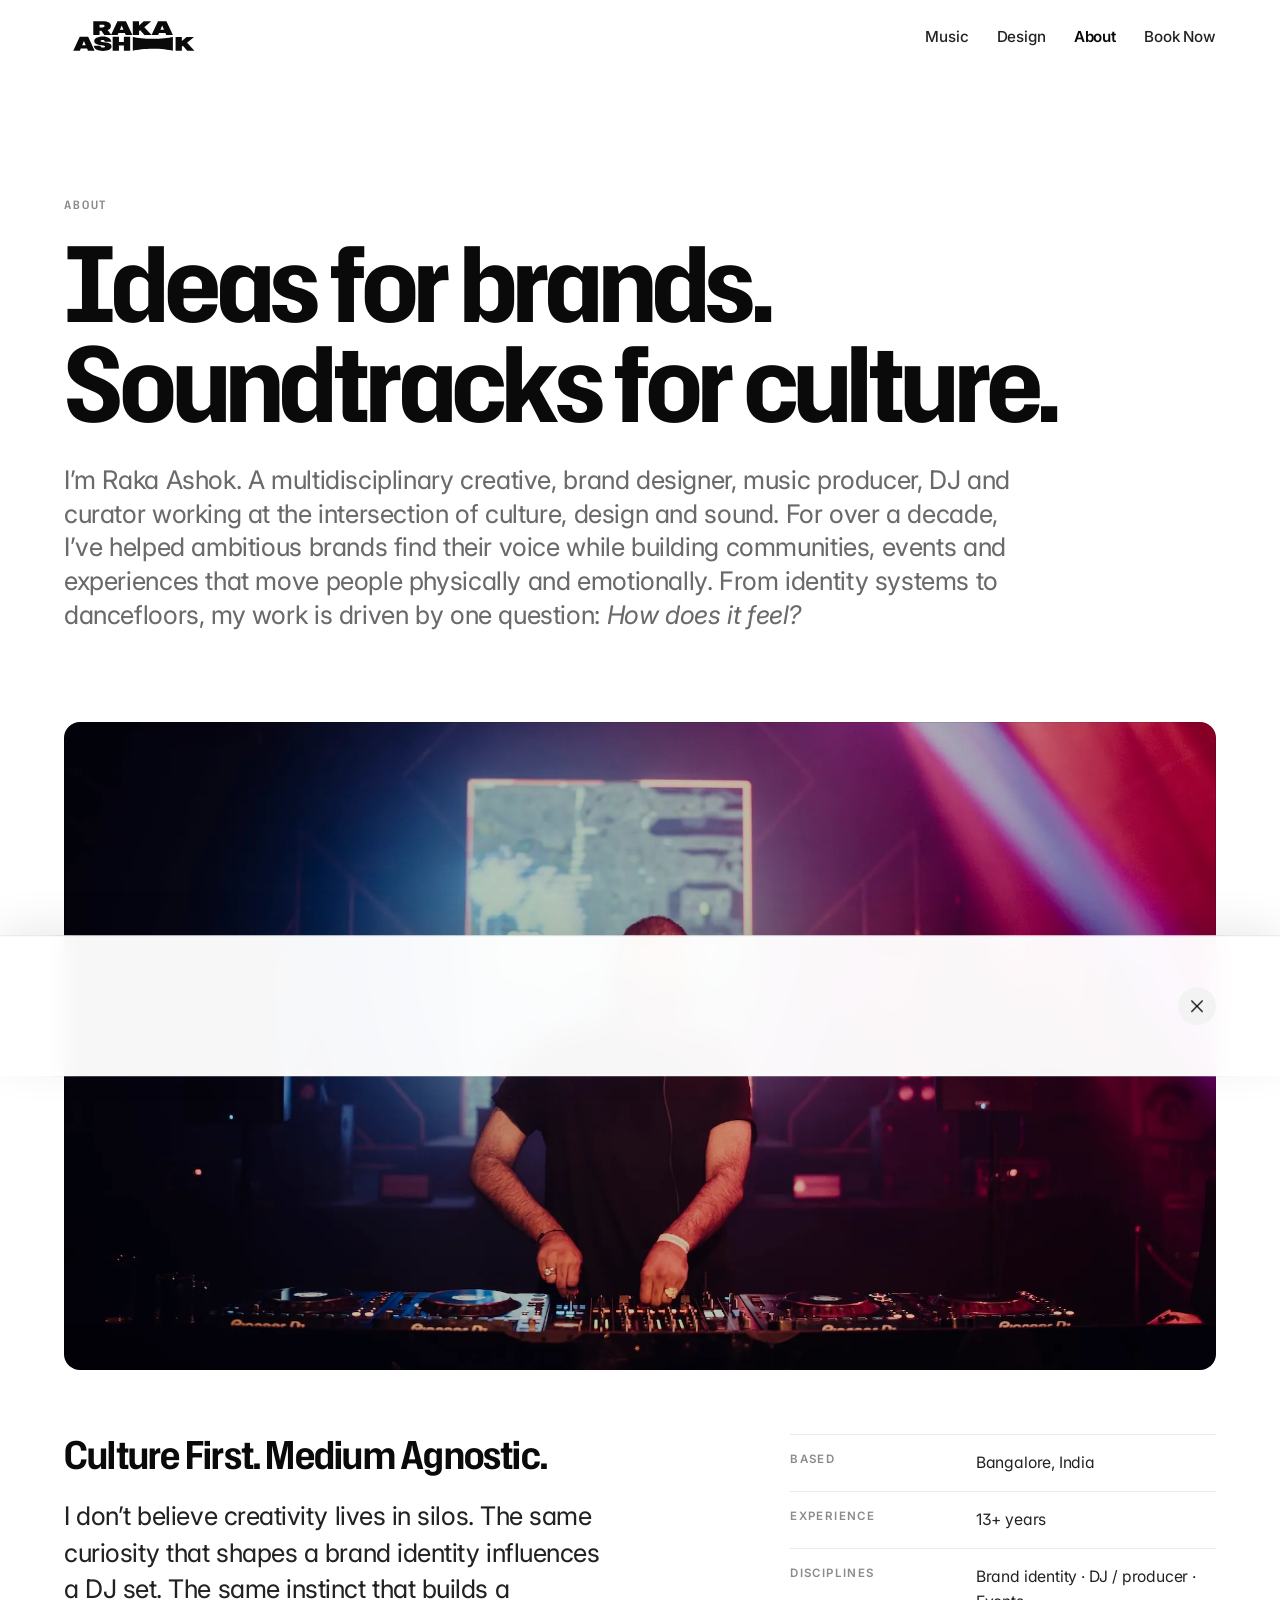
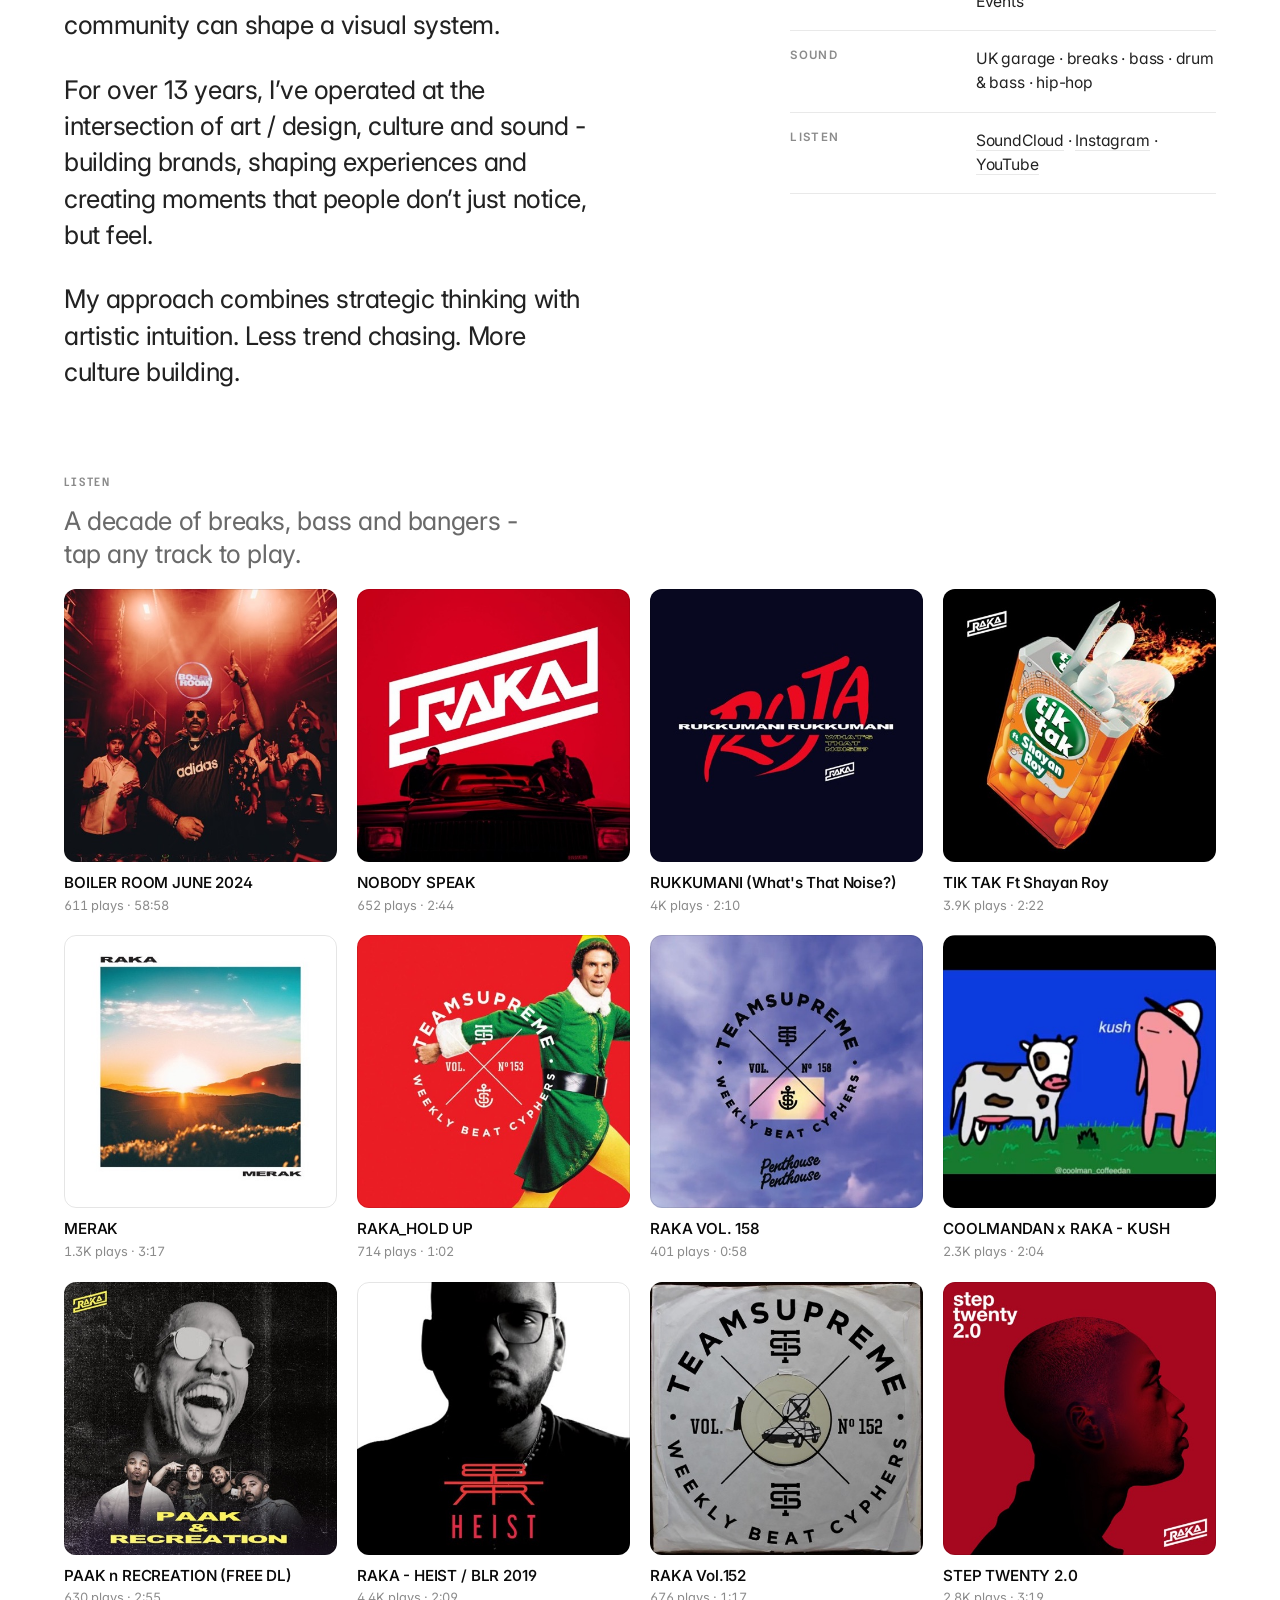
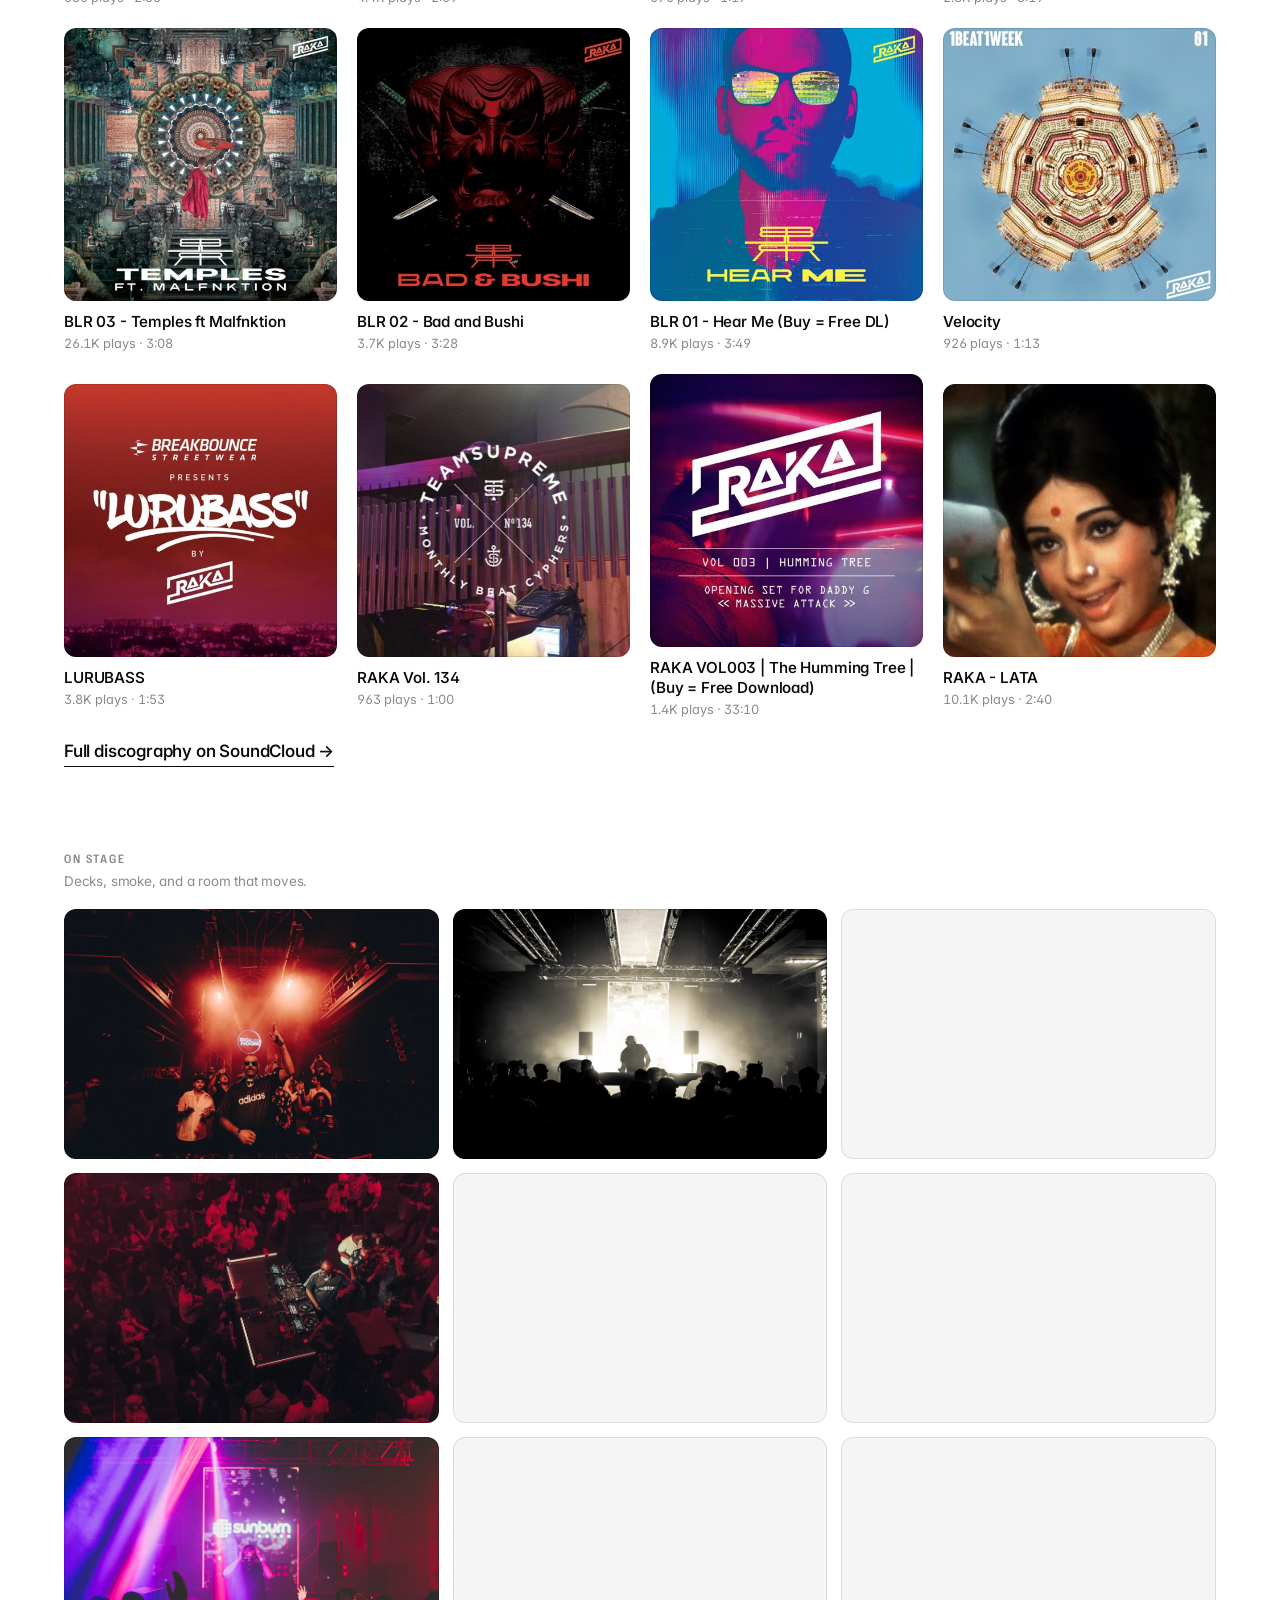
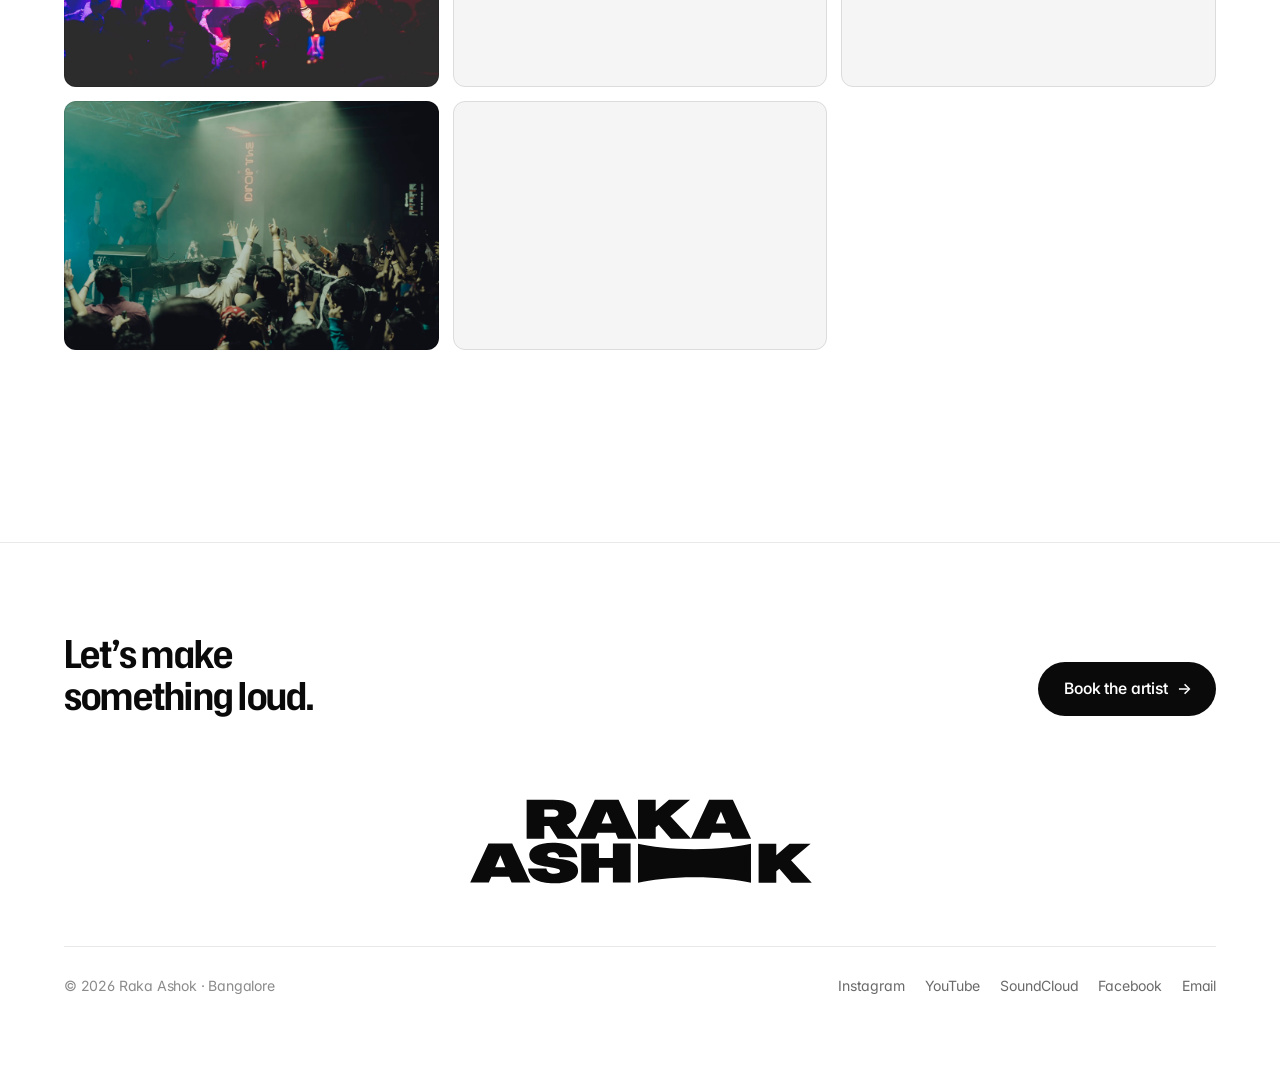
<file: about.html>
<!doctype html>
<html lang="en">
<head>
<meta charset="utf-8">
<meta name="viewport" content="width=device-width, initial-scale=1">
<script>try{var t=localStorage.getItem("raka-theme")||(matchMedia("(prefers-color-scheme:dark)").matches?"dark":"light");document.documentElement.setAttribute("data-theme",t);}catch(e){}</script>
<title>About - Raka Ashok</title>
<link rel="preconnect" href="https://fonts.googleapis.com">
<link rel="preconnect" href="https://fonts.gstatic.com" crossorigin>
<link href="https://fonts.googleapis.com/css2?family=Inter:opsz,wght@14..32,100..900&display=swap" rel="stylesheet">

<link rel="stylesheet" href="css/style.css?v=30">
</head>
<body data-page="about">

<nav class="nav">
  <div class="nav__inner">
    <a class="nav__brand" href="index.html" aria-label="Raka Ashok"><span class="nav__logo"></span></a>
    <div class="nav__links">
      <a class="navlink" data-nav="music" href="music.html">Music</a>
      <a class="navlink" data-nav="work" href="work.html">Design</a>
      <a class="navlink" data-nav="about" href="about.html">About</a>
      <a class="navlink" data-nav="book" href="book.html">Book Now</a>
    </div>
  </div>
</nav>

<header class="page-head container">
  <span class="eyebrow reveal">About</span>
  <h1 class="display reveal" style="margin-top:.16em;max-width:18ch">Ideas for brands. Soundtracks for culture.</h1>
  <p class="lead reveal" style="max-width:60ch;margin-top:clamp(18px,2.4vw,30px)">I&rsquo;m Raka Ashok. A multidisciplinary creative, brand designer, music producer, DJ and curator working at the intersection of culture, design and sound. For over a decade, I&rsquo;ve helped ambitious brands find their voice while building communities, events and experiences that move people physically and emotionally. From identity systems to dancefloors, my work is driven by one question: <em>How does it feel?</em></p>
</header>

<figure class="about-hero container reveal">
  <img src="assets/photos/photo4.webp" alt="Raka Ashok performing in the DJ booth" decoding="async">
</figure>

<main class="container" style="padding-bottom:clamp(40px,7vw,90px)">
  <div class="about-grid" style="margin-top:clamp(34px,5vw,64px)">
    <div class="about-body reveal">
      <h2 class="h2" style="margin-bottom:.6em">Culture First. Medium Agnostic.</h2>
      <p>I don&rsquo;t believe creativity lives in silos. The same curiosity that shapes a brand identity influences a DJ set. The same instinct that builds a community can shape a visual system.</p>
      <p>For over 13 years, I&rsquo;ve operated at the intersection of art / design, culture and sound - building brands, shaping experiences and creating moments that people don&rsquo;t just notice, but feel.</p>
      <p>My approach combines strategic thinking with artistic intuition. Less trend chasing. More culture building.</p>
    </div>
    <dl class="facts reveal">
      <div class="fact"><dt>Based</dt><dd>Bangalore, India</dd></div>
      <div class="fact"><dt>Experience</dt><dd>13+ years</dd></div>
      <div class="fact"><dt>Disciplines</dt><dd>Brand identity · DJ / producer · Events</dd></div>
      <div class="fact"><dt>Sound</dt><dd>UK garage · breaks · bass · drum &amp; bass · hip-hop</dd></div>
      <div class="fact"><dt>Listen</dt><dd>
        <a href="https://soundcloud.com/rakaashok" target="_blank" rel="noopener">SoundCloud</a> ·
        <a href="https://www.instagram.com/rakaflacka" target="_blank" rel="noopener">Instagram</a> ·
        <a href="https://www.youtube.com/rakaashok" target="_blank" rel="noopener">YouTube</a>
      </dd></div>
    </dl>
  </div>

  <section class="listen">
    <span class="eyebrow reveal">Listen</span>
    <p class="lead reveal" style="margin:10px 0 4px">A decade of breaks, bass and bangers - tap any track to play.</p>
    <div class="music-grid" id="music-grid"></div>
    <a class="link-line reveal" href="https://soundcloud.com/rakaashok" target="_blank" rel="noopener">Full discography on SoundCloud &rarr;</a>
  </section>

  <section class="live">
    <span class="eyebrow reveal">On stage</span>
    <p class="live-cap reveal">Decks, smoke, and a room that moves.</p>
    <div class="live-grid">
      <figure class="reveal"><img src="assets/photos/photo1.webp" alt="Raka Ashok live on stage" loading="lazy" decoding="async"></figure>
      <figure class="reveal"><img src="assets/photos/photo6.webp" alt="Raka Ashok performing, silhouette in light and fog" loading="lazy" decoding="async"></figure>
      <figure class="reveal"><img src="assets/photos/photo2.webp" alt="Raka Ashok live set" loading="lazy" decoding="async"></figure>
      <figure class="reveal"><img src="assets/photos/photo3.webp" alt="Crowd from above at a Raka Ashok set" loading="lazy" decoding="async"></figure>
      <figure class="reveal"><img src="assets/photos/photo11.webp" alt="Raka Ashok behind the decks, crowd in red light" loading="lazy" decoding="async"></figure>
      <figure class="reveal"><img src="assets/photos/photo10.webp" alt="Crowd at a Raka Ashok set" loading="lazy" decoding="async"></figure>
      <figure class="reveal"><img src="assets/photos/photo5.webp" alt="Crowd and stage lighting at a Raka Ashok show" loading="lazy" decoding="async"></figure>
      <figure class="reveal"><img src="assets/photos/photo8.webp" alt="Crowd and stage lighting at a Raka Ashok show" loading="lazy" decoding="async"></figure>
      <figure class="reveal"><img src="assets/photos/photo7.webp" alt="Hands up in the crowd at a Raka Ashok set" loading="lazy" decoding="async"></figure>
      <figure class="reveal"><img src="assets/photos/photo9.webp" alt="Raka Ashok performing to a packed room" loading="lazy" decoding="async"></figure>
      <figure class="reveal"><img src="assets/photos/photo12.webp" alt="Raka Ashok live, red stage lights" loading="lazy" decoding="async"></figure>
    </div>
  </section>
</main>

<footer class="footer">
  <div class="container footer__inner">
    <div class="footer__cta reveal">
      <h2 class="h2">Let&rsquo;s make something loud.</h2>
      <a class="btn" href="book.html">Book the artist <span class="arr">&rarr;</span></a>
    </div>
  <div class="footer__sign-wrap reveal">
    <span class="footer__sign" role="img" aria-label="Raka Ashok"></span>
  </div>
    <div class="footer__bottom">
      <span>© <span data-year></span> Raka Ashok · Bangalore</span>
      <div class="footer__links">
        <a href="https://www.instagram.com/rakaflacka" target="_blank" rel="noopener">Instagram</a>
        <a href="https://www.youtube.com/rakaashok" target="_blank" rel="noopener">YouTube</a>
        <a href="https://soundcloud.com/rakaashok" target="_blank" rel="noopener">SoundCloud</a>
        <a href="https://www.facebook.com/rakamusic" target="_blank" rel="noopener">Facebook</a>
        <a href="mailto:beatsbyraka@gmail.com">Email</a>
      </div>
    </div>
  </div>
</footer>

<script src="js/site.js?v=4"></script>

<div class="player" id="player" aria-label="Music player">
  <div class="player__inner">
    <iframe id="sc-widget" allow="autoplay" frameborder="no" title="SoundCloud player"
      src="https://w.soundcloud.com/player/?url=https%3A%2F%2Fsoundcloud.com%2Frakaashok&auto_play=false&visual=false&hide_related=true&show_comments=false&show_teaser=false&color=%230a0a0a"></iframe>
    <button class="player__close" id="player-close" aria-label="Close player">
      <svg width="18" height="18" viewBox="0 0 24 24" fill="none" stroke="currentColor" stroke-width="1.7" stroke-linecap="round"><path d="M5 5l14 14M19 5L5 19"/></svg>
    </button>
  </div>
</div>

<script src="https://w.soundcloud.com/player/api.js"></script>
<script src="js/music.js"></script>
<script src="js/musicgrid.js"></script>
<script src="js/about-lightbox.js"></script>
</body>
</html>
</file>
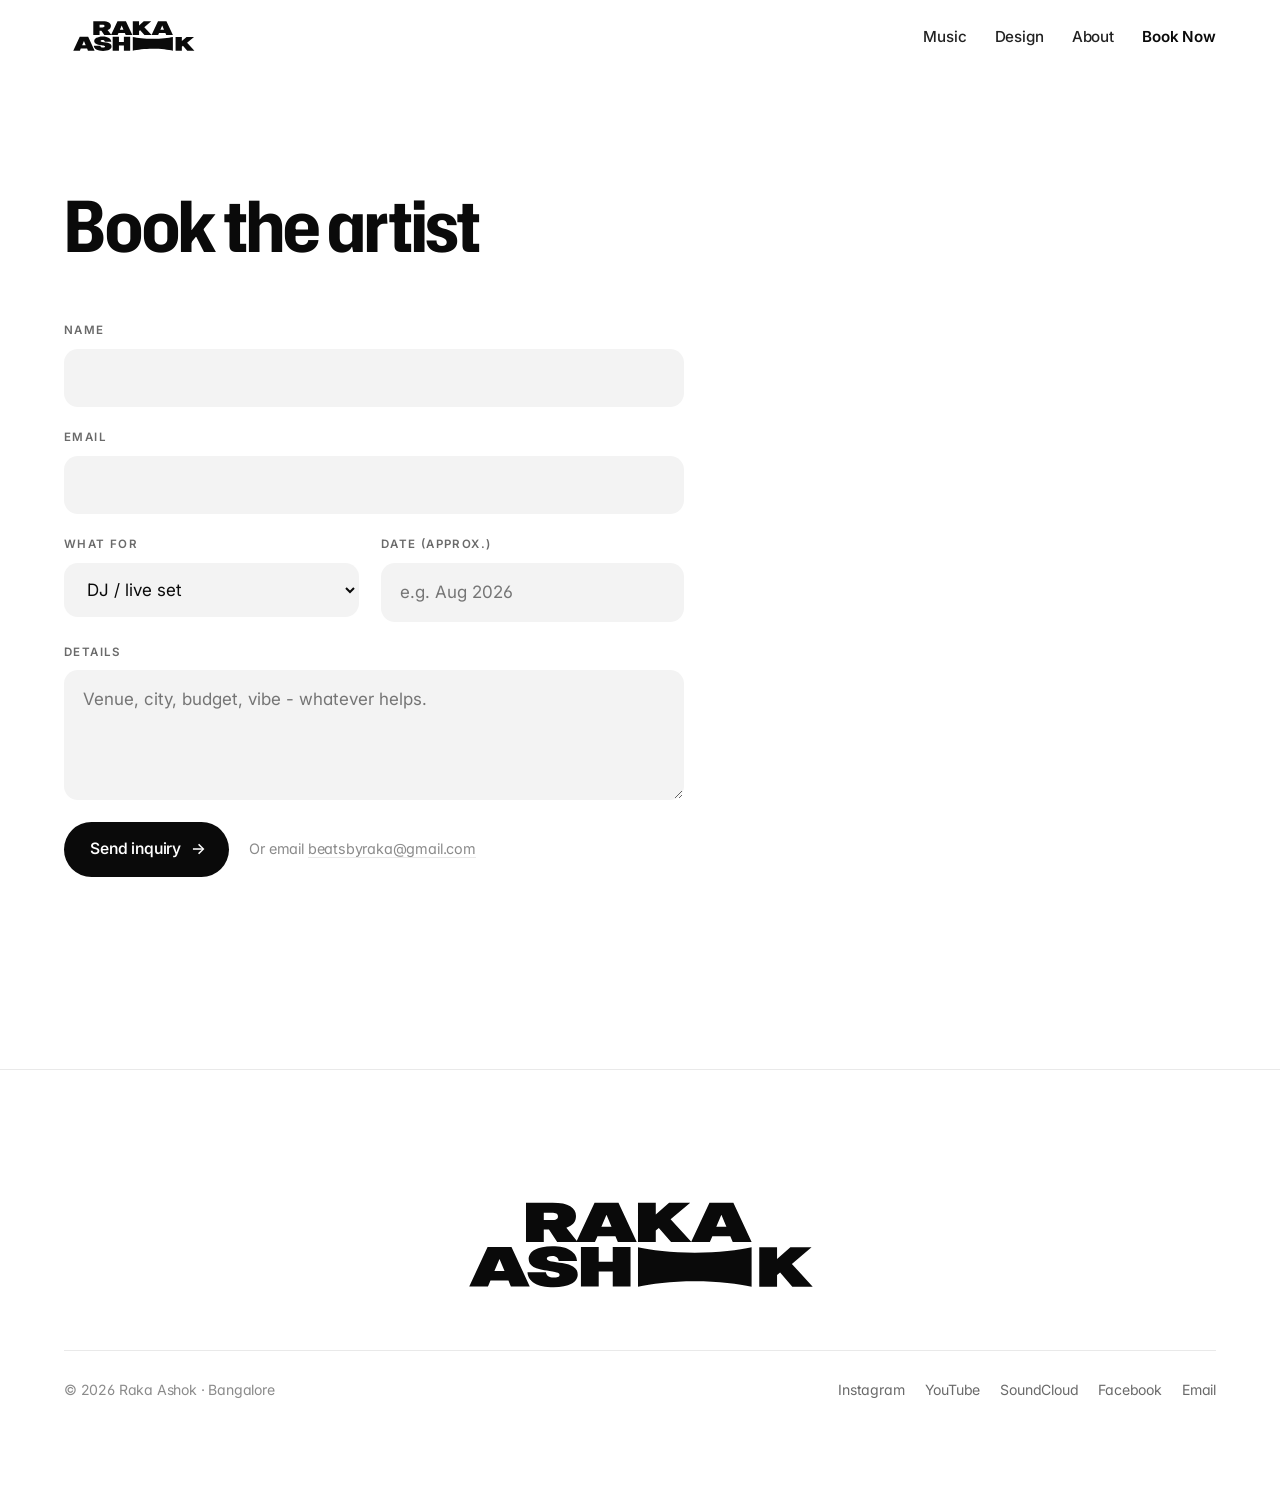
<file: book.html>
<!doctype html>
<html lang="en">
<head>
<meta charset="utf-8">
<meta name="viewport" content="width=device-width, initial-scale=1">
<script>try{var t=localStorage.getItem("raka-theme")||(matchMedia("(prefers-color-scheme:dark)").matches?"dark":"light");document.documentElement.setAttribute("data-theme",t);}catch(e){}</script>
<title>Book the artist - Raka Ashok</title>
<link rel="preconnect" href="https://fonts.googleapis.com">
<link rel="preconnect" href="https://fonts.gstatic.com" crossorigin>
<link href="https://fonts.googleapis.com/css2?family=Inter:opsz,wght@14..32,100..900&display=swap" rel="stylesheet">

<link rel="stylesheet" href="css/style.css?v=30">
</head>
<body data-page="book">

<nav class="nav">
  <div class="nav__inner">
    <a class="nav__brand" href="index.html" aria-label="Raka Ashok"><span class="nav__logo"></span></a>
    <div class="nav__links">
      <a class="navlink" data-nav="music" href="music.html">Music</a>
      <a class="navlink" data-nav="work" href="work.html">Design</a>
      <a class="navlink" data-nav="about" href="about.html">About</a>
      <a class="navlink" data-nav="book" href="book.html">Book Now</a>
    </div>
  </div>
</nav>

<header class="page-head container">
  <h1 class="reveal">Book the artist</h1>
</header>

<main class="container" style="padding-bottom:clamp(40px,7vw,90px)">
  <form class="form reveal" id="book-form" novalidate>
    <div class="field">
      <label for="name">Name</label>
      <input type="text" id="name" name="name" autocomplete="name" required>
    </div>
    <div class="field">
      <label for="email">Email</label>
      <input type="email" id="email" name="email" autocomplete="email" required>
    </div>
    <div class="field--row">
      <div class="field">
        <label for="type">What for</label>
        <select id="type" name="type">
          <option>DJ / live set</option>
          <option>Festival</option>
          <option>Brand / identity</option>
          <option>Poster / artwork</option>
          <option>Something else</option>
        </select>
      </div>
      <div class="field">
        <label for="date">Date (approx.)</label>
        <input type="text" id="date" name="date" placeholder="e.g. Aug 2026">
      </div>
    </div>
    <div class="field">
      <label for="message">Details</label>
      <textarea id="message" name="message" placeholder="Venue, city, budget, vibe - whatever helps." required></textarea>
    </div>
    <input type="checkbox" name="botcheck" tabindex="-1" autocomplete="off" aria-hidden="true" style="display:none">
    <div style="display:flex;align-items:center;gap:20px;flex-wrap:wrap">
      <button type="submit" class="btn">Send inquiry <span class="arr">&rarr;</span></button>
      <span class="form__note">Or email <a href="mailto:beatsbyraka@gmail.com" style="border-bottom:1px solid var(--line)">beatsbyraka@gmail.com</a></span>
    </div>
    <div class="form__ok" id="form-ok">Thanks - your inquiry has been sent. I&rsquo;ll be in touch soon.</div>
  </form>
</main>

<footer class="footer">
  <div class="container footer__inner">
  <div class="footer__sign-wrap reveal">
    <span class="footer__sign" role="img" aria-label="Raka Ashok"></span>
  </div>
    <div class="footer__bottom">
      <span>© <span data-year></span> Raka Ashok · Bangalore</span>
      <div class="footer__links">
        <a href="https://www.instagram.com/rakaflacka" target="_blank" rel="noopener">Instagram</a>
        <a href="https://www.youtube.com/rakaashok" target="_blank" rel="noopener">YouTube</a>
        <a href="https://soundcloud.com/rakaashok" target="_blank" rel="noopener">SoundCloud</a>
        <a href="https://www.facebook.com/rakamusic" target="_blank" rel="noopener">Facebook</a>
        <a href="mailto:beatsbyraka@gmail.com">Email</a>
      </div>
    </div>
  </div>
</footer>

<script src="js/site.js?v=4"></script>
<script>
(function () {
  var ACCESS_KEY = "88c5cbc2-ad80-483a-8287-e787bfb3bae4";
  var MAILTO = "beatsbyraka@gmail.com";
  var f = document.getElementById("book-form");
  var ok = document.getElementById("form-ok");
  var btn = f.querySelector('button[type="submit"]');
  var btnHTML = btn.innerHTML;

  function show(msg) { ok.textContent = msg; ok.classList.add("show"); }

  function mailtoFallback(d) {
    var subject = encodeURIComponent("Booking inquiry - " + (d.type || ""));
    var body = encodeURIComponent(
      "Name: " + d.name + "\n" +
      "Email: " + d.email + "\n" +
      "What for: " + d.type + "\n" +
      "Date: " + (d.date || "-") + "\n\n" +
      (d.message || "")
    );
    window.location.href = "mailto:" + MAILTO + "?subject=" + subject + "&body=" + body;
  }

  f.addEventListener("submit", function (e) {
    e.preventDefault();
    if (!f.checkValidity()) { f.reportValidity(); return; }
    var d = Object.fromEntries(new FormData(f).entries());
    if (d.botcheck) return; // honeypot: ignore bots

    var payload = {
      access_key: ACCESS_KEY,
      subject: "New booking inquiry - " + (d.type || "rakaashok.com"),
      from_name: "rakaashok.com booking form",
      replyto: d.email,
      name: d.name,
      email: d.email,
      "What for": d.type,
      "Date": d.date || "-",
      message: d.message
    };

    btn.disabled = true; btn.textContent = "Sending...";
    fetch("https://api.web3forms.com/submit", {
      method: "POST",
      headers: { "Content-Type": "application/json", "Accept": "application/json" },
      body: JSON.stringify(payload)
    })
      .then(function (r) { return r.json(); })
      .then(function (res) {
        btn.disabled = false; btn.innerHTML = btnHTML;
        if (res && res.success) { f.reset(); show("Thanks - your inquiry has been sent. I'll be in touch soon."); }
        else { throw new Error((res && res.message) || "send failed"); }
      })
      .catch(function () {
        btn.disabled = false; btn.innerHTML = btnHTML;
        show("Couldn't send automatically - opening your email app instead.");
        mailtoFallback(d);
      });
  });
})();
</script>
</body>
</html>
</file>
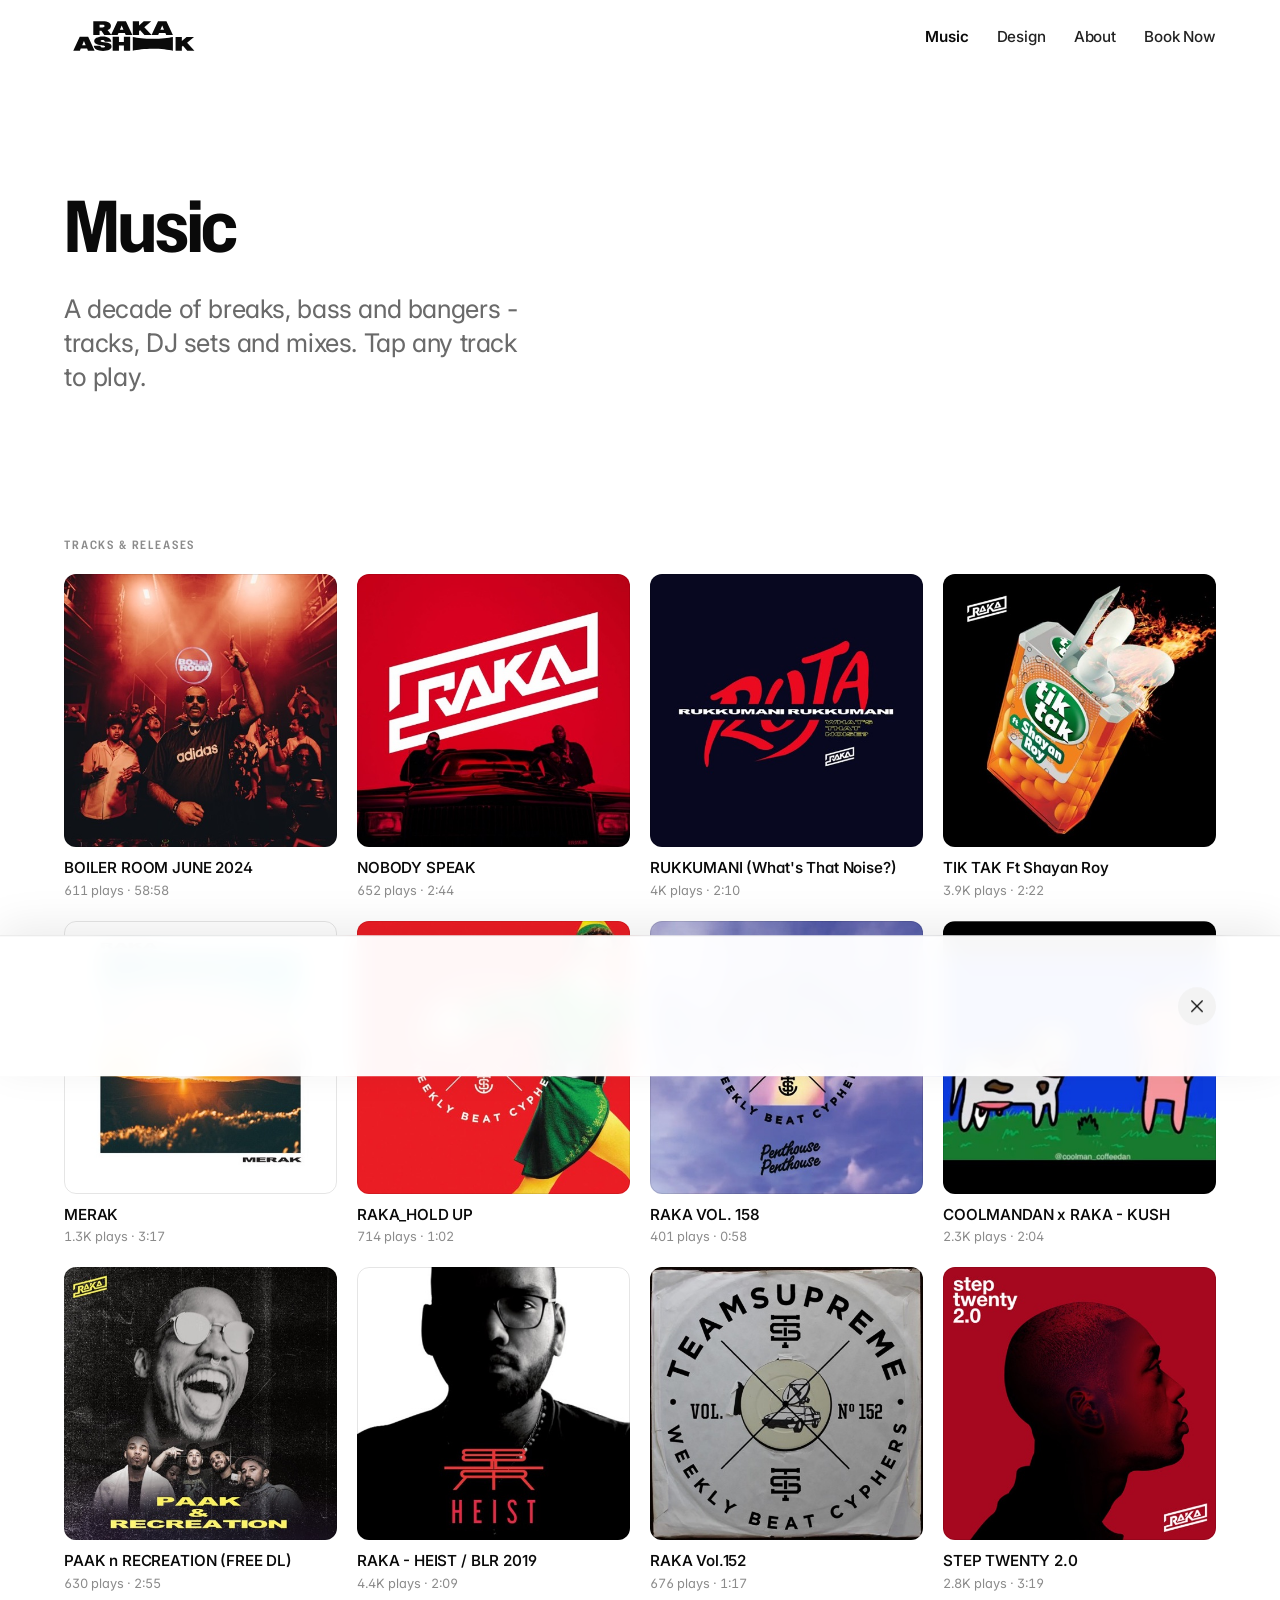
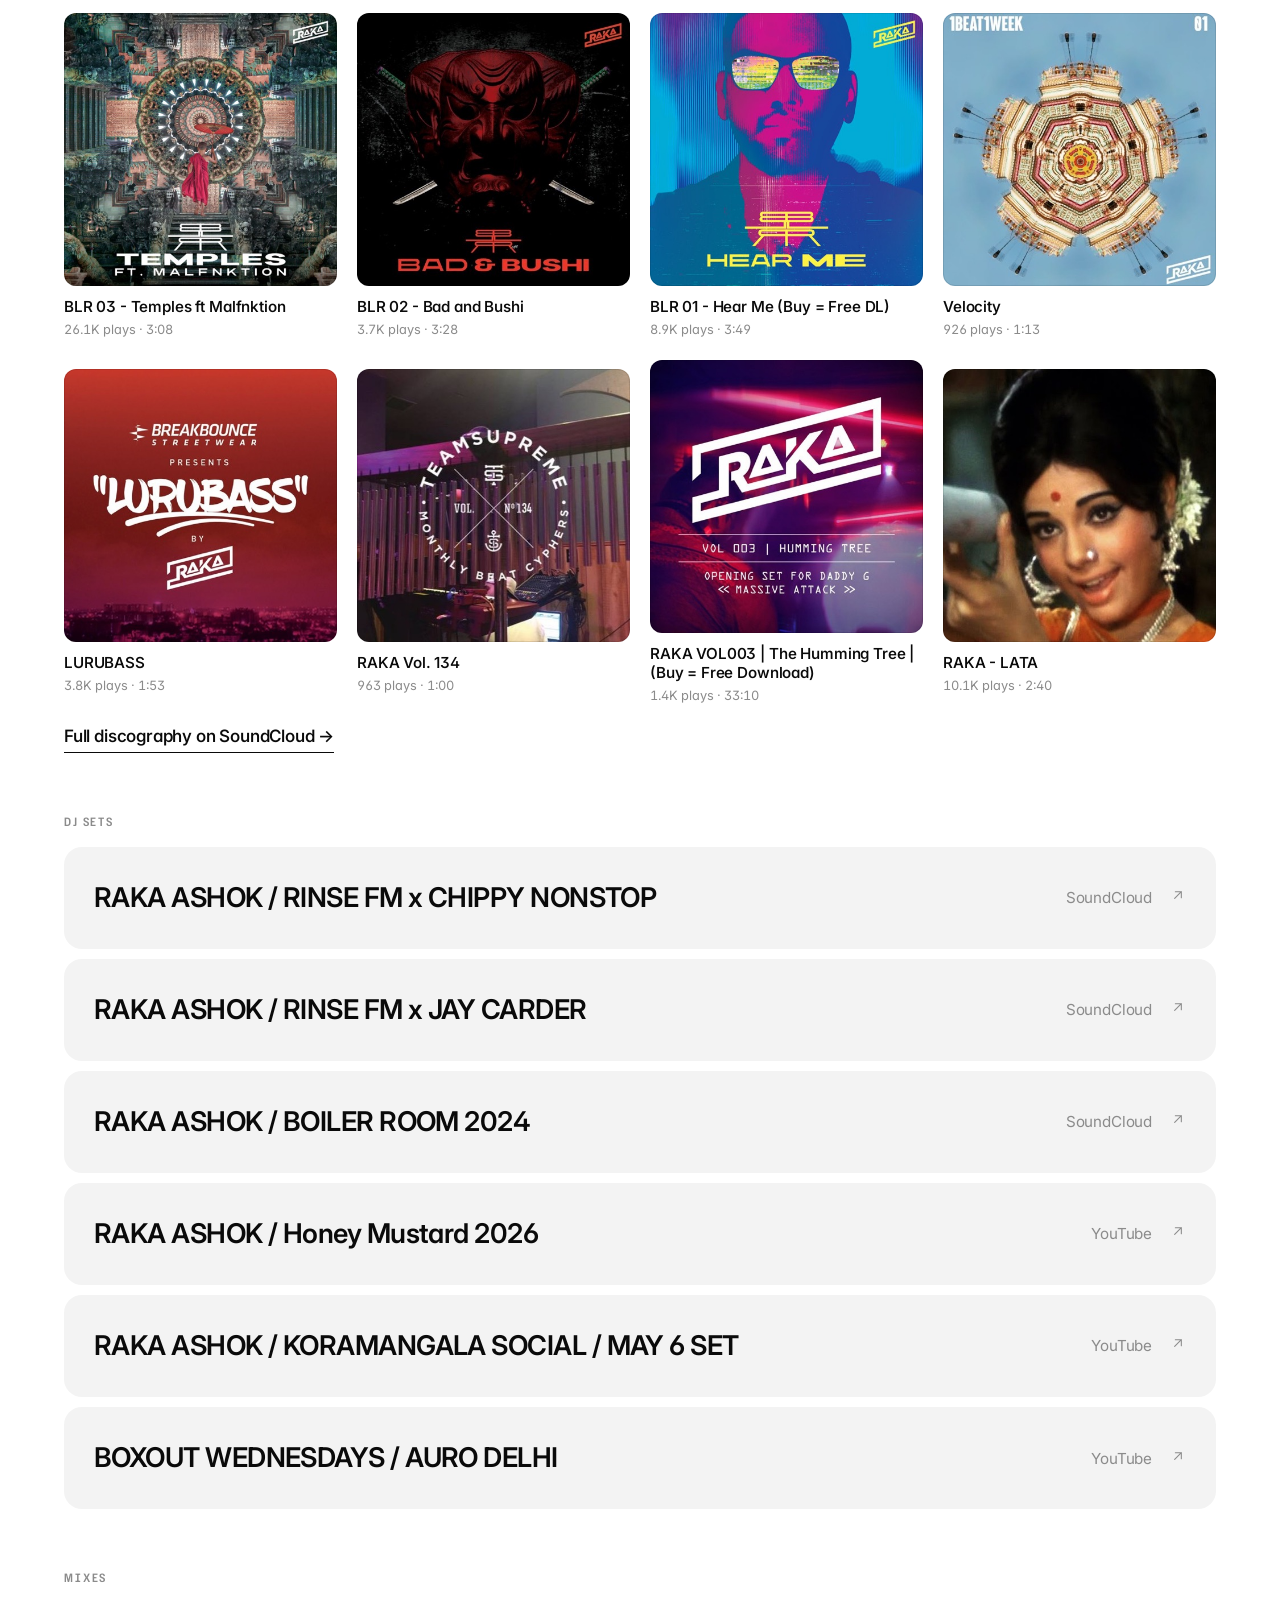
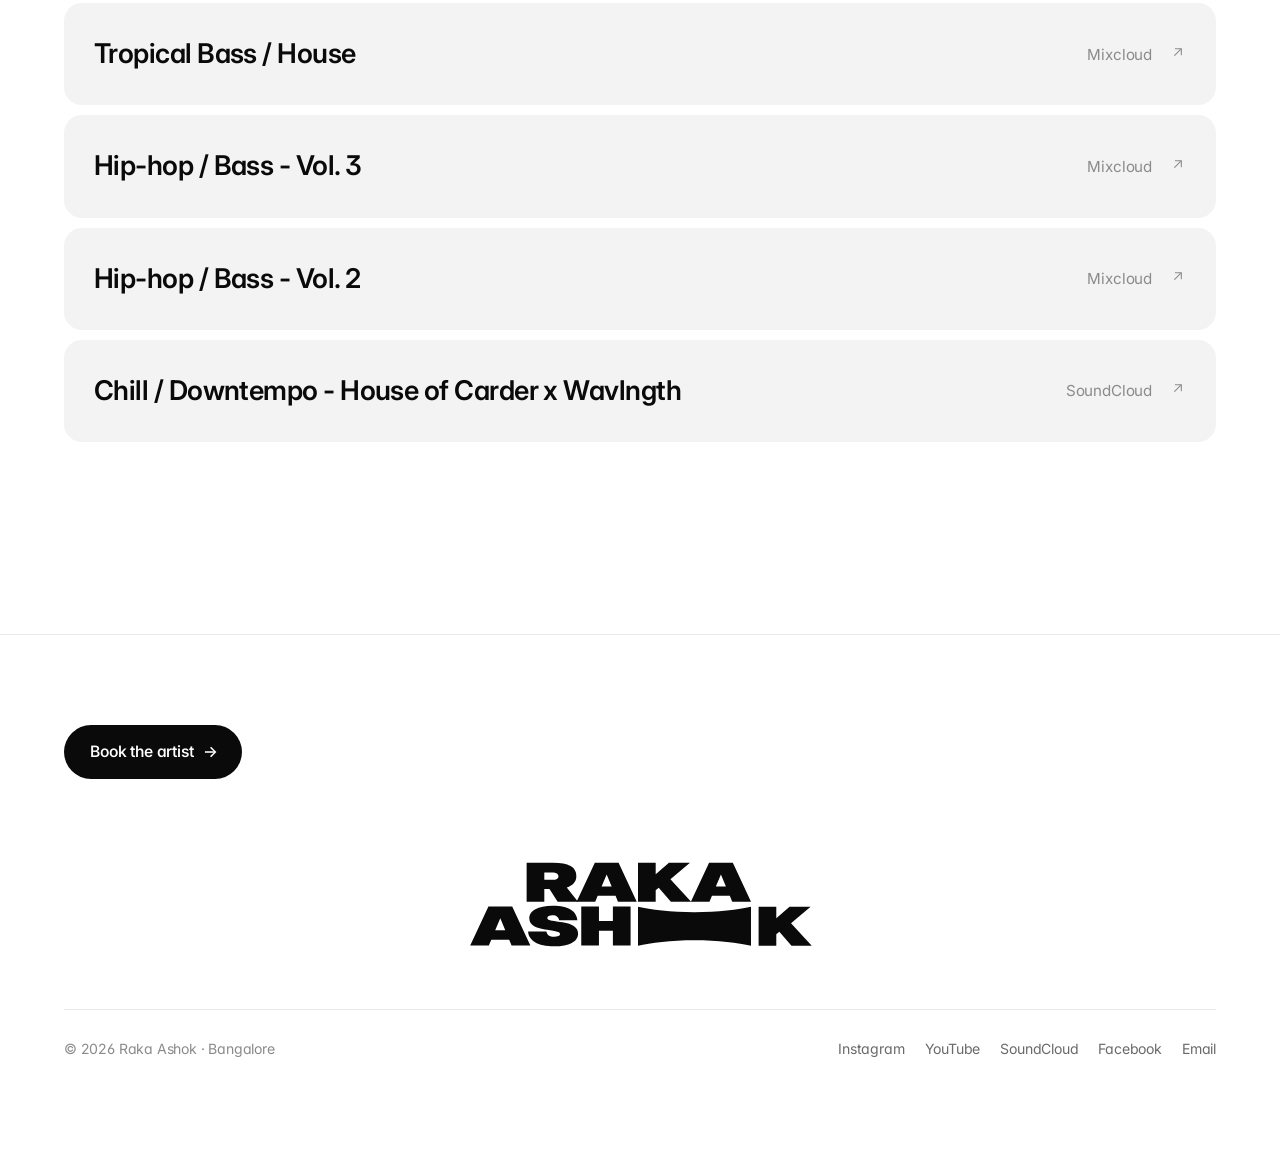
<file: music.html>
<!doctype html>
<html lang="en">
<head>
<meta charset="utf-8">
<meta name="viewport" content="width=device-width, initial-scale=1">
<script>try{var t=localStorage.getItem("raka-theme")||(matchMedia("(prefers-color-scheme:dark)").matches?"dark":"light");document.documentElement.setAttribute("data-theme",t);}catch(e){}</script>
<title>Music - Raka Ashok</title>
<link rel="preconnect" href="https://fonts.googleapis.com">
<link rel="preconnect" href="https://fonts.gstatic.com" crossorigin>
<link href="https://fonts.googleapis.com/css2?family=Inter:opsz,wght@14..32,100..900&display=swap" rel="stylesheet">
<link rel="stylesheet" href="css/style.css?v=30">
</head>
<body data-page="music">

<nav class="nav">
  <div class="nav__inner">
    <a class="nav__brand" href="index.html" aria-label="Raka Ashok"><span class="nav__logo"></span></a>
    <div class="nav__links">
      <a class="navlink" data-nav="music" href="music.html">Music</a>
      <a class="navlink" data-nav="work" href="work.html">Design</a>
      <a class="navlink" data-nav="about" href="about.html">About</a>
      <a class="navlink" data-nav="book" href="book.html">Book Now</a>
    </div>
  </div>
</nav>

<header class="page-head container">
  <h1 class="reveal">Music</h1>
  <p class="lead reveal">A decade of breaks, bass and bangers - tracks, DJ sets and mixes. Tap any track to play.</p>
</header>

<main class="container" style="padding-bottom:clamp(40px,7vw,90px)">

  <section class="listen">
    <span class="eyebrow reveal">Tracks &amp; releases</span>
    <div class="music-grid" id="music-grid"></div>
    <a class="link-line reveal" href="https://soundcloud.com/rakaashok" target="_blank" rel="noopener">Full discography on SoundCloud &rarr;</a>
  </section>

  <section class="worklist-group">
    <span class="eyebrow reveal">DJ Sets</span>
    <div class="rows">
      <a class="row reveal" href="https://on.soundcloud.com/gCxZFDzhPVhD7sQbA" target="_blank" rel="noopener">
        <span class="row__title">RAKA ASHOK / RINSE FM x CHIPPY NONSTOP</span>
        <span class="row__meta"><span class="yr">SoundCloud</span><svg class="arr" width="16" height="16" viewBox="0 0 24 24" fill="none" stroke="currentColor" stroke-width="1.6" stroke-linecap="round" stroke-linejoin="round"><path d="M7 17 17 7M8 7h9v9"/></svg></span>
      </a>
      <a class="row reveal" href="https://on.soundcloud.com/ae4zK8g5uhGb5LLFA" target="_blank" rel="noopener">
        <span class="row__title">RAKA ASHOK / RINSE FM x JAY CARDER</span>
        <span class="row__meta"><span class="yr">SoundCloud</span><svg class="arr" width="16" height="16" viewBox="0 0 24 24" fill="none" stroke="currentColor" stroke-width="1.6" stroke-linecap="round" stroke-linejoin="round"><path d="M7 17 17 7M8 7h9v9"/></svg></span>
      </a>
      <a class="row reveal" href="https://on.soundcloud.com/SwQcD4MPHniokV2d7" target="_blank" rel="noopener">
        <span class="row__title">RAKA ASHOK / BOILER ROOM 2024</span>
        <span class="row__meta"><span class="yr">SoundCloud</span><svg class="arr" width="16" height="16" viewBox="0 0 24 24" fill="none" stroke="currentColor" stroke-width="1.6" stroke-linecap="round" stroke-linejoin="round"><path d="M7 17 17 7M8 7h9v9"/></svg></span>
      </a>
      <a class="row reveal" href="https://youtu.be/71pNGck-4cw" target="_blank" rel="noopener">
        <span class="row__title">RAKA ASHOK / Honey Mustard 2026</span>
        <span class="row__meta"><span class="yr">YouTube</span><svg class="arr" width="16" height="16" viewBox="0 0 24 24" fill="none" stroke="currentColor" stroke-width="1.6" stroke-linecap="round" stroke-linejoin="round"><path d="M7 17 17 7M8 7h9v9"/></svg></span>
      </a>
      <a class="row reveal" href="https://youtu.be/4NB053q6LBg" target="_blank" rel="noopener">
        <span class="row__title">RAKA ASHOK / KORAMANGALA SOCIAL / MAY 6 SET</span>
        <span class="row__meta"><span class="yr">YouTube</span><svg class="arr" width="16" height="16" viewBox="0 0 24 24" fill="none" stroke="currentColor" stroke-width="1.6" stroke-linecap="round" stroke-linejoin="round"><path d="M7 17 17 7M8 7h9v9"/></svg></span>
      </a>
      <a class="row reveal" href="https://www.youtube.com/watch?v=XZlwCOrKuPQ" target="_blank" rel="noopener">
        <span class="row__title">BOXOUT WEDNESDAYS / AURO DELHI</span>
        <span class="row__meta"><span class="yr">YouTube</span><svg class="arr" width="16" height="16" viewBox="0 0 24 24" fill="none" stroke="currentColor" stroke-width="1.6" stroke-linecap="round" stroke-linejoin="round"><path d="M7 17 17 7M8 7h9v9"/></svg></span>
      </a>
    </div>
  </section>

  <section class="worklist-group">
    <span class="eyebrow reveal">Mixes</span>
    <div class="rows">
      <a class="row reveal" href="https://www.mixcloud.com/raka-ashok/raka-bodega-003/" target="_blank" rel="noopener">
        <span class="row__title">Tropical Bass / House</span>
        <span class="row__meta"><span class="yr">Mixcloud</span><svg class="arr" width="16" height="16" viewBox="0 0 24 24" fill="none" stroke="currentColor" stroke-width="1.6" stroke-linecap="round" stroke-linejoin="round"><path d="M7 17 17 7M8 7h9v9"/></svg></span>
      </a>
      <a class="row reveal" href="https://www.mixcloud.com/raka-ashok/raka-x-one-hundred-vol-3/" target="_blank" rel="noopener">
        <span class="row__title">Hip-hop / Bass - Vol. 3</span>
        <span class="row__meta"><span class="yr">Mixcloud</span><svg class="arr" width="16" height="16" viewBox="0 0 24 24" fill="none" stroke="currentColor" stroke-width="1.6" stroke-linecap="round" stroke-linejoin="round"><path d="M7 17 17 7M8 7h9v9"/></svg></span>
      </a>
      <a class="row reveal" href="https://www.mixcloud.com/raka-ashok/raka-x-one-hundred-vol-2/" target="_blank" rel="noopener">
        <span class="row__title">Hip-hop / Bass - Vol. 2</span>
        <span class="row__meta"><span class="yr">Mixcloud</span><svg class="arr" width="16" height="16" viewBox="0 0 24 24" fill="none" stroke="currentColor" stroke-width="1.6" stroke-linecap="round" stroke-linejoin="round"><path d="M7 17 17 7M8 7h9v9"/></svg></span>
      </a>
      <a class="row reveal" href="https://soundcloud.com/jaycarder/house-of-carder-x-wavlngth-with-raka-ashok-310123" target="_blank" rel="noopener">
        <span class="row__title">Chill / Downtempo - House of Carder x Wavlngth</span>
        <span class="row__meta"><span class="yr">SoundCloud</span><svg class="arr" width="16" height="16" viewBox="0 0 24 24" fill="none" stroke="currentColor" stroke-width="1.6" stroke-linecap="round" stroke-linejoin="round"><path d="M7 17 17 7M8 7h9v9"/></svg></span>
      </a>
    </div>
  </section>
</main>

<footer class="footer">
  <div class="container footer__inner">
    <div class="footer__cta reveal">
      <a class="btn" href="book.html">Book the artist <span class="arr">&rarr;</span></a>
    </div>
  <div class="footer__sign-wrap reveal">
    <span class="footer__sign" role="img" aria-label="Raka Ashok"></span>
  </div>
    <div class="footer__bottom">
      <span>© <span data-year></span> Raka Ashok · Bangalore</span>
      <div class="footer__links">
        <a href="https://www.instagram.com/rakaflacka" target="_blank" rel="noopener">Instagram</a>
        <a href="https://www.youtube.com/rakaashok" target="_blank" rel="noopener">YouTube</a>
        <a href="https://soundcloud.com/rakaashok" target="_blank" rel="noopener">SoundCloud</a>
        <a href="https://www.facebook.com/rakamusic" target="_blank" rel="noopener">Facebook</a>
        <a href="mailto:beatsbyraka@gmail.com">Email</a>
      </div>
    </div>
  </div>
</footer>

<div class="player" id="player" aria-label="Music player">
  <div class="player__inner">
    <iframe id="sc-widget" allow="autoplay" frameborder="no" title="SoundCloud player"
      src="https://w.soundcloud.com/player/?url=https%3A%2F%2Fsoundcloud.com%2Frakaashok&auto_play=false&visual=false&hide_related=true&show_comments=false&show_teaser=false&color=%230a0a0a"></iframe>
    <button class="player__close" id="player-close" aria-label="Close player">
      <svg width="18" height="18" viewBox="0 0 24 24" fill="none" stroke="currentColor" stroke-width="1.7" stroke-linecap="round"><path d="M5 5l14 14M19 5L5 19"/></svg>
    </button>
  </div>
</div>

<script src="js/site.js?v=4"></script>
<script src="https://w.soundcloud.com/player/api.js"></script>
<script src="js/music.js"></script>
<script src="js/musicgrid.js"></script>
</body>
</html>
</file>
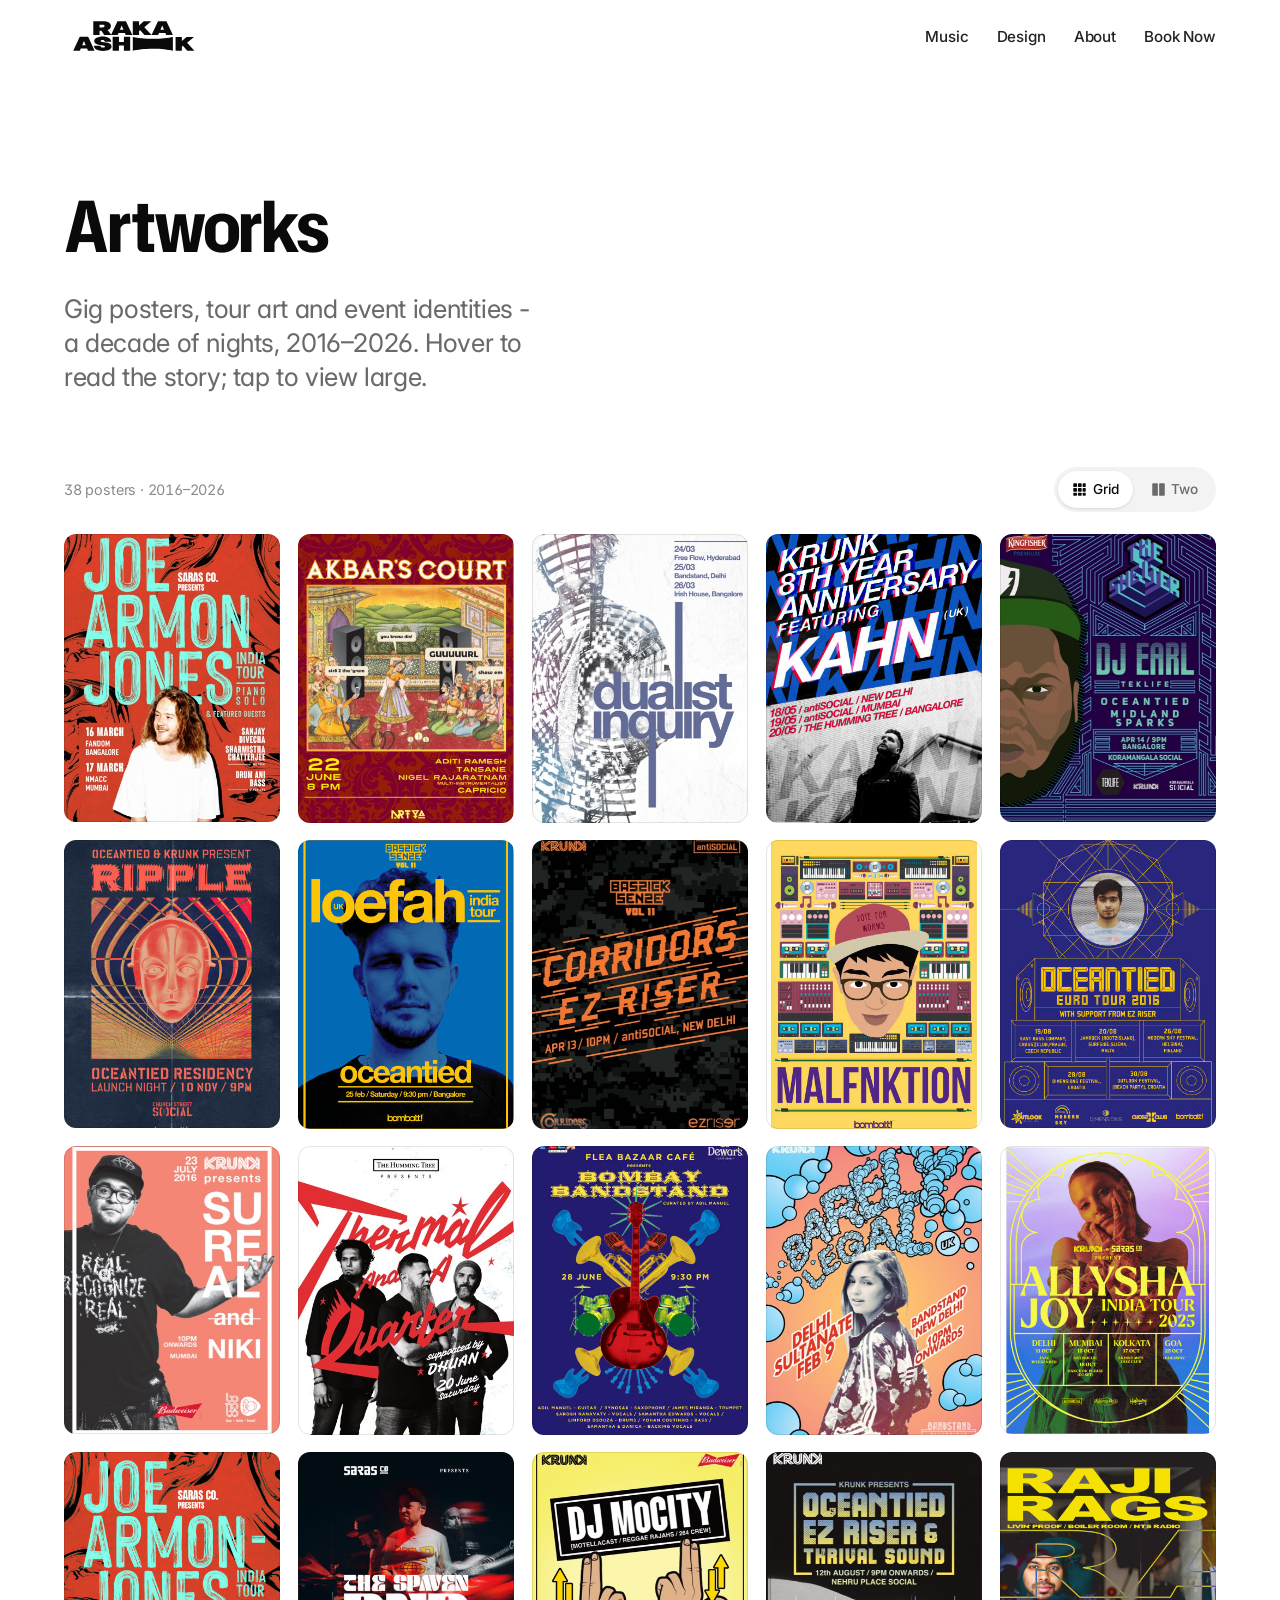
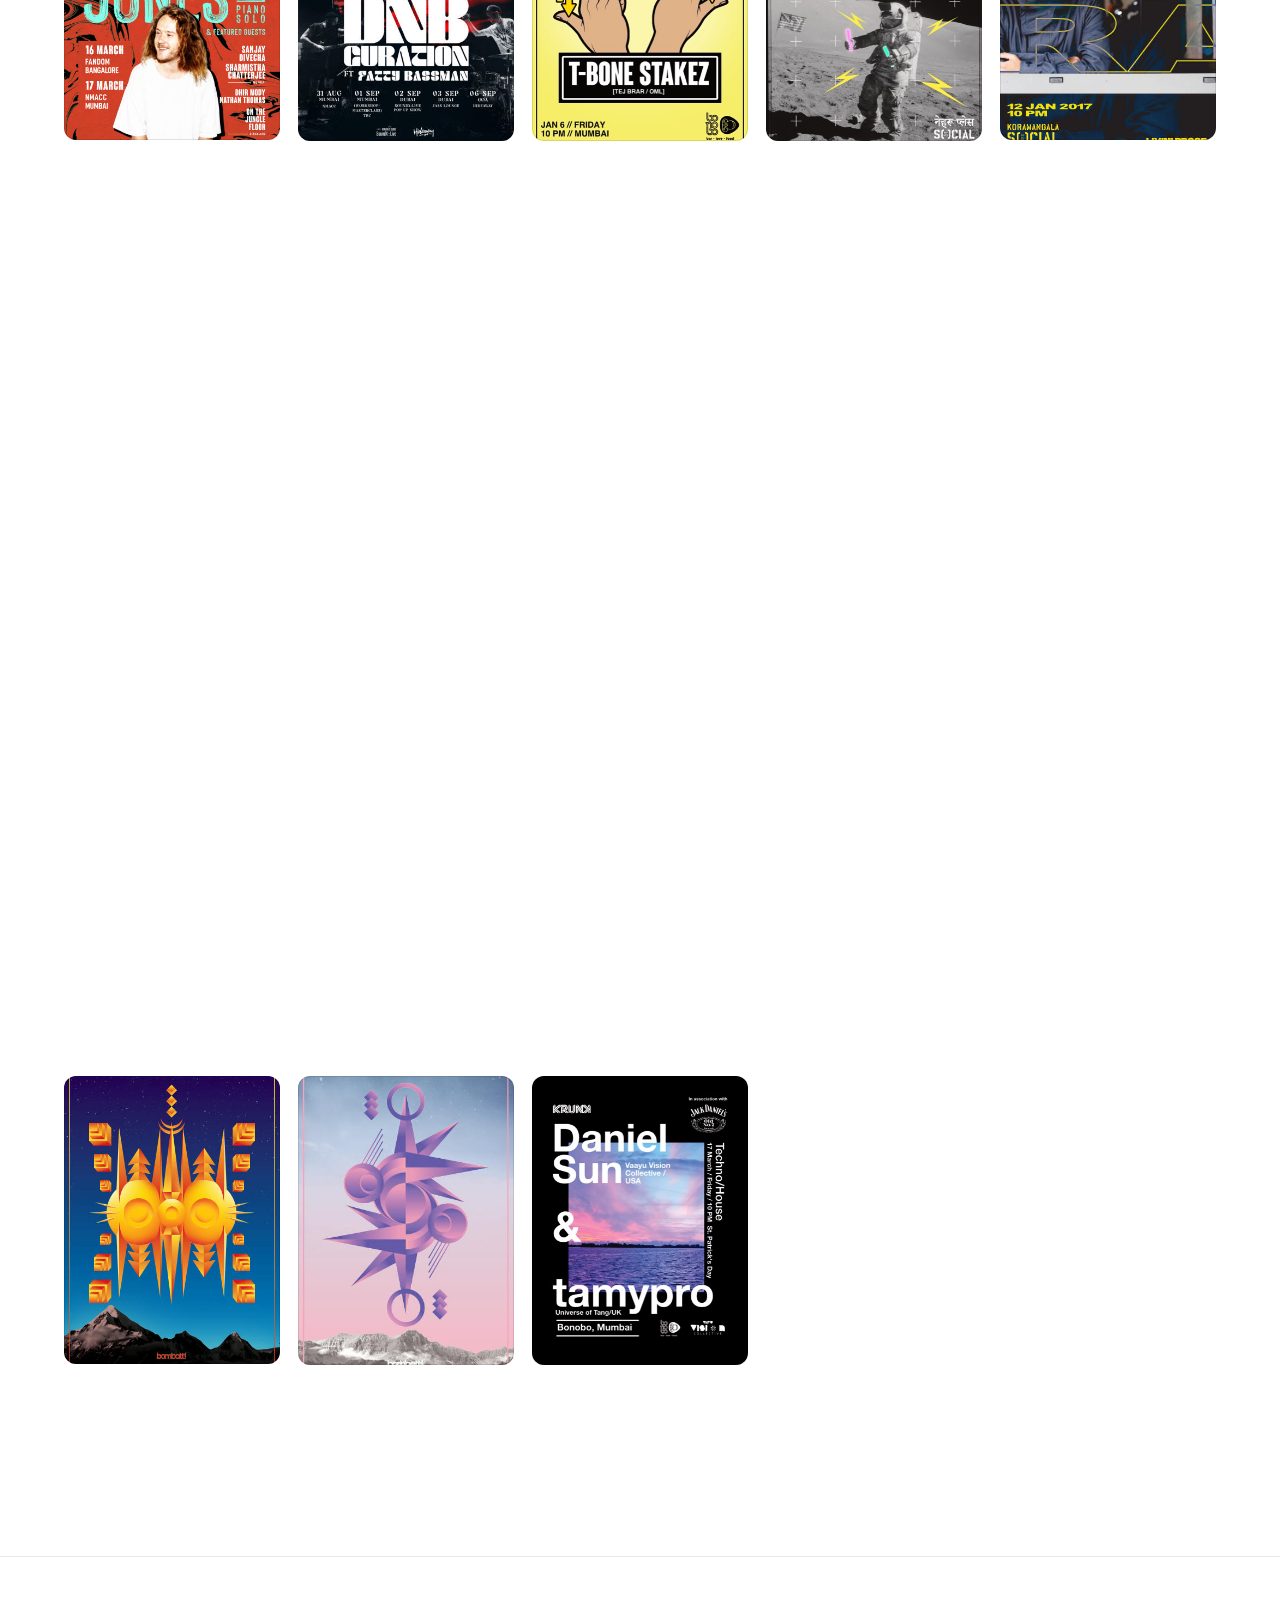
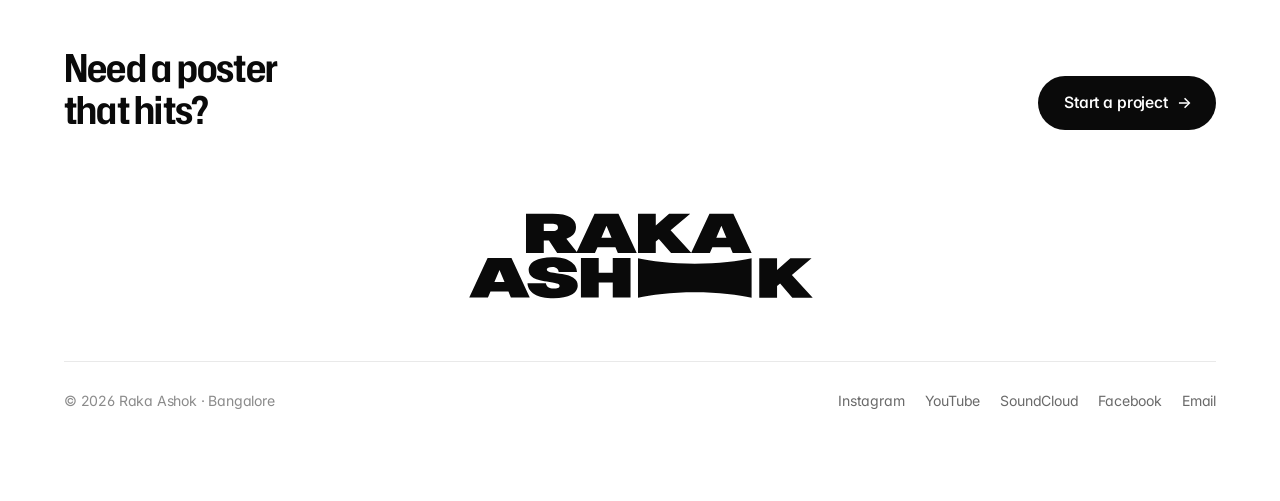
<file: posters.html>
<!doctype html>
<html lang="en">
<head>
<meta charset="utf-8">
<meta name="viewport" content="width=device-width, initial-scale=1">
<script>try{var t=localStorage.getItem("raka-theme")||(matchMedia("(prefers-color-scheme:dark)").matches?"dark":"light");document.documentElement.setAttribute("data-theme",t);}catch(e){}</script>
<title>Artworks - Raka Ashok</title>
<link rel="preconnect" href="https://fonts.googleapis.com">
<link rel="preconnect" href="https://fonts.gstatic.com" crossorigin>
<link href="https://fonts.googleapis.com/css2?family=Inter:opsz,wght@14..32,100..900&display=swap" rel="stylesheet">

<link rel="stylesheet" href="css/style.css?v=30">
</head>
<body data-page="posters">

<nav class="nav">
  <div class="nav__inner">
    <a class="nav__brand" href="index.html" aria-label="Raka Ashok"><span class="nav__logo"></span></a>
    <div class="nav__links">
      <a class="navlink" data-nav="music" href="music.html">Music</a>
      <a class="navlink" data-nav="work" href="work.html">Design</a>
      <a class="navlink" data-nav="about" href="about.html">About</a>
      <a class="navlink" data-nav="book" href="book.html">Book Now</a>
    </div>
  </div>
</nav>

<header class="page-head container">
  <h1 class="reveal">Artworks</h1>
  <p class="lead reveal">Gig posters, tour art and event identities - a decade of nights, 2016&ndash;2026. Hover to read the story; tap to view large.</p>
</header>

<main class="container" style="padding-bottom:clamp(40px,7vw,90px)">
  <!-- mobile-only physical poster stack -->
  <div class="pstack" id="pstack" tabindex="0" role="group" aria-roledescription="poster stack" aria-label="Posters - swipe, tap left/right, or use arrow keys to browse">
    <div class="pstack__stage" id="pstack-stage"></div>
    <div class="pstack__meta">
      <span class="pstack__cap" id="pstack-cap"></span>
      <span class="pstack__count" id="pstack-count"></span>
    </div>
    <span class="pstack__hint">Swipe or tap to shuffle</span>
  </div>

  <!-- desktop grid -->
  <div class="posters-bar">
    <span class="count" data-total></span>
    <div class="seg" data-seg aria-label="Grid size">
      <button data-view="all" class="is-active" aria-label="Grid view">
        <svg width="15" height="15" viewBox="0 0 24 24" fill="currentColor"><rect x="2" y="2" width="6" height="6" rx="1.2"/><rect x="9.5" y="2" width="6" height="6" rx="1.2"/><rect x="17" y="2" width="5" height="6" rx="1.2"/><rect x="2" y="9.5" width="6" height="6" rx="1.2"/><rect x="9.5" y="9.5" width="6" height="6" rx="1.2"/><rect x="17" y="9.5" width="5" height="6" rx="1.2"/><rect x="2" y="17" width="6" height="5" rx="1.2"/><rect x="9.5" y="17" width="6" height="5" rx="1.2"/><rect x="17" y="17" width="5" height="5" rx="1.2"/></svg>
        Grid
      </button>
      <button data-view="two" aria-label="Two-up view">
        <svg width="15" height="15" viewBox="0 0 24 24" fill="currentColor"><rect x="2" y="2" width="9" height="20" rx="1.4"/><rect x="13" y="2" width="9" height="20" rx="1.4"/></svg>
        Two
      </button>
    </div>
  </div>
  <div class="grid" id="grid" data-view="all"></div>
</main>

<footer class="footer">
  <div class="container footer__inner">
    <div class="footer__cta reveal">
      <h2 class="h2">Need a poster that hits?</h2>
      <a class="btn" href="book.html">Start a project <span class="arr">&rarr;</span></a>
    </div>
  <div class="footer__sign-wrap reveal">
    <span class="footer__sign" role="img" aria-label="Raka Ashok"></span>
  </div>
    <div class="footer__bottom">
      <span>© <span data-year></span> Raka Ashok · Bangalore</span>
      <div class="footer__links">
        <a href="https://www.instagram.com/rakaflacka" target="_blank" rel="noopener">Instagram</a>
        <a href="https://www.youtube.com/rakaashok" target="_blank" rel="noopener">YouTube</a>
        <a href="https://soundcloud.com/rakaashok" target="_blank" rel="noopener">SoundCloud</a>
        <a href="https://www.facebook.com/rakamusic" target="_blank" rel="noopener">Facebook</a>
        <a href="mailto:beatsbyraka@gmail.com">Email</a>
      </div>
    </div>
  </div>
</footer>

<script src="js/data.js?v=4"></script>
<script src="js/site.js?v=4"></script>
<script src="js/posters.js"></script>
<script src="js/poster-stack.js"></script>
</body>
</html>
</file>
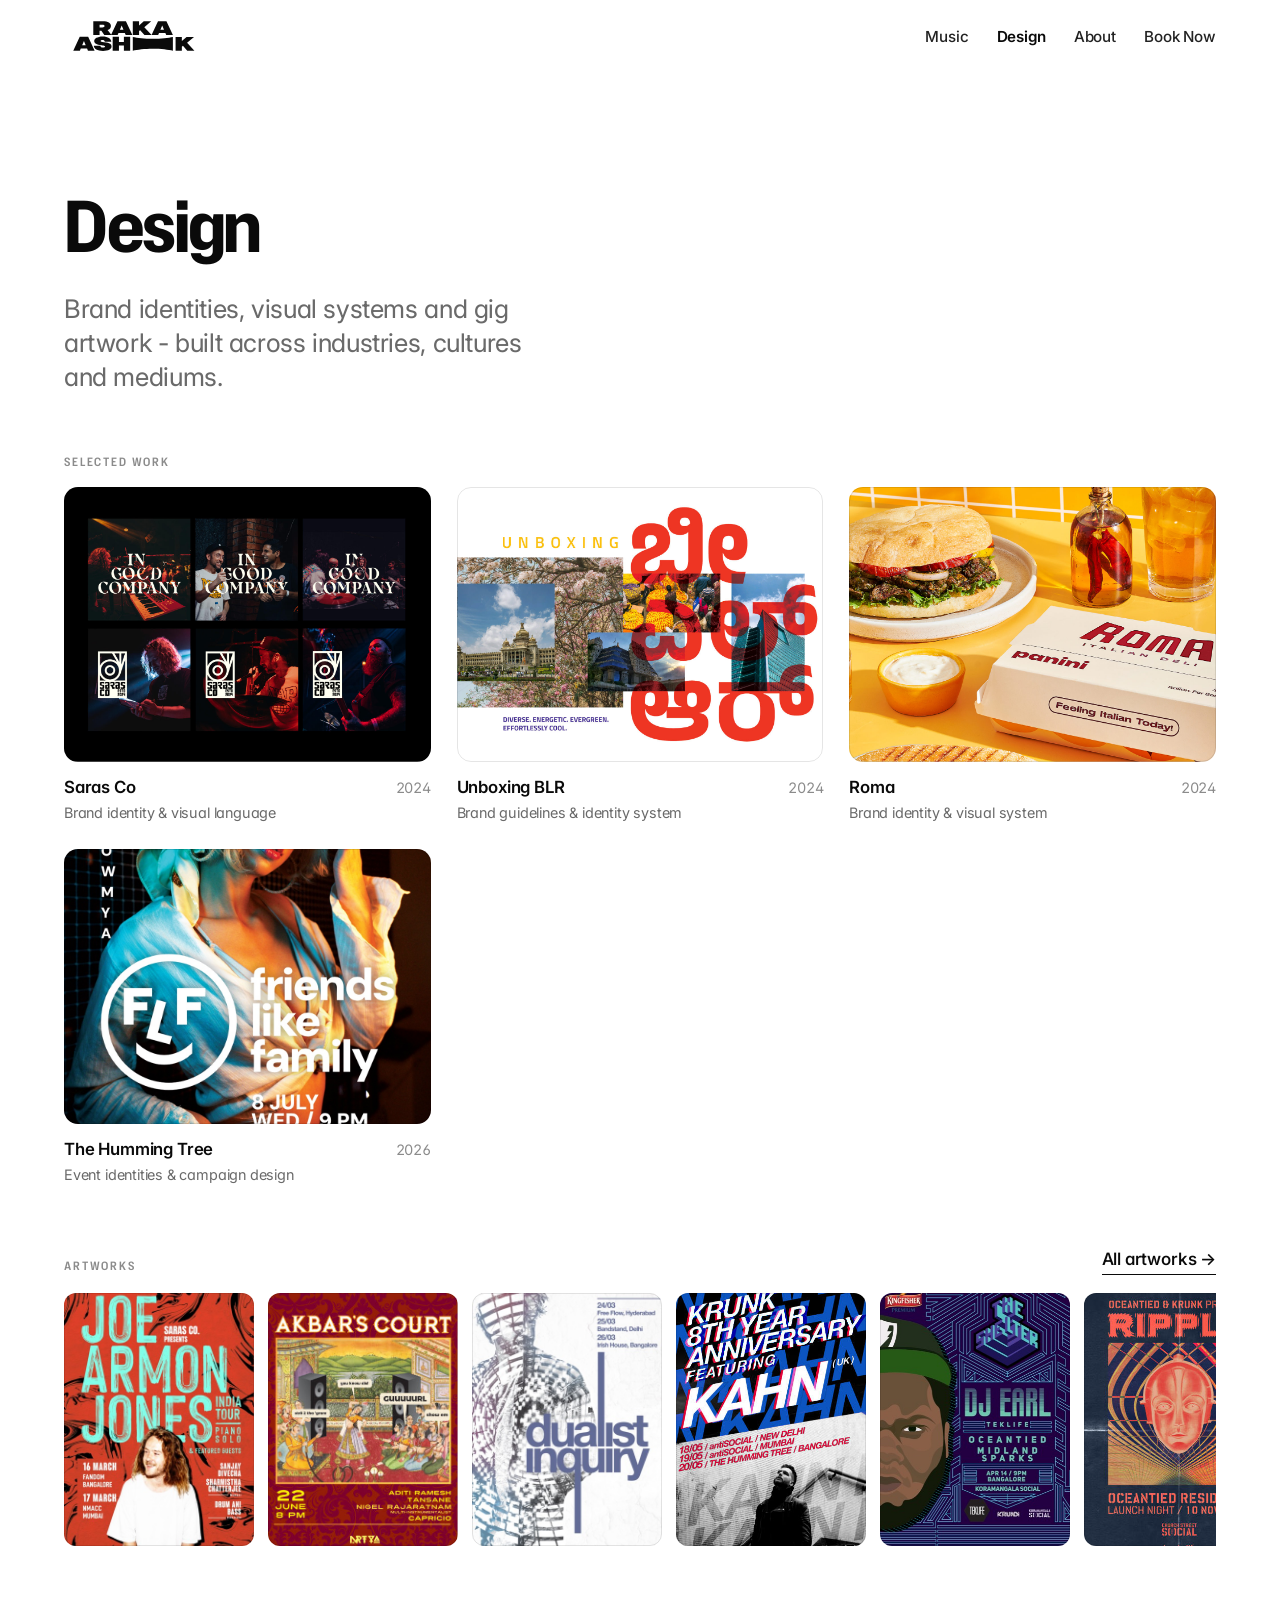
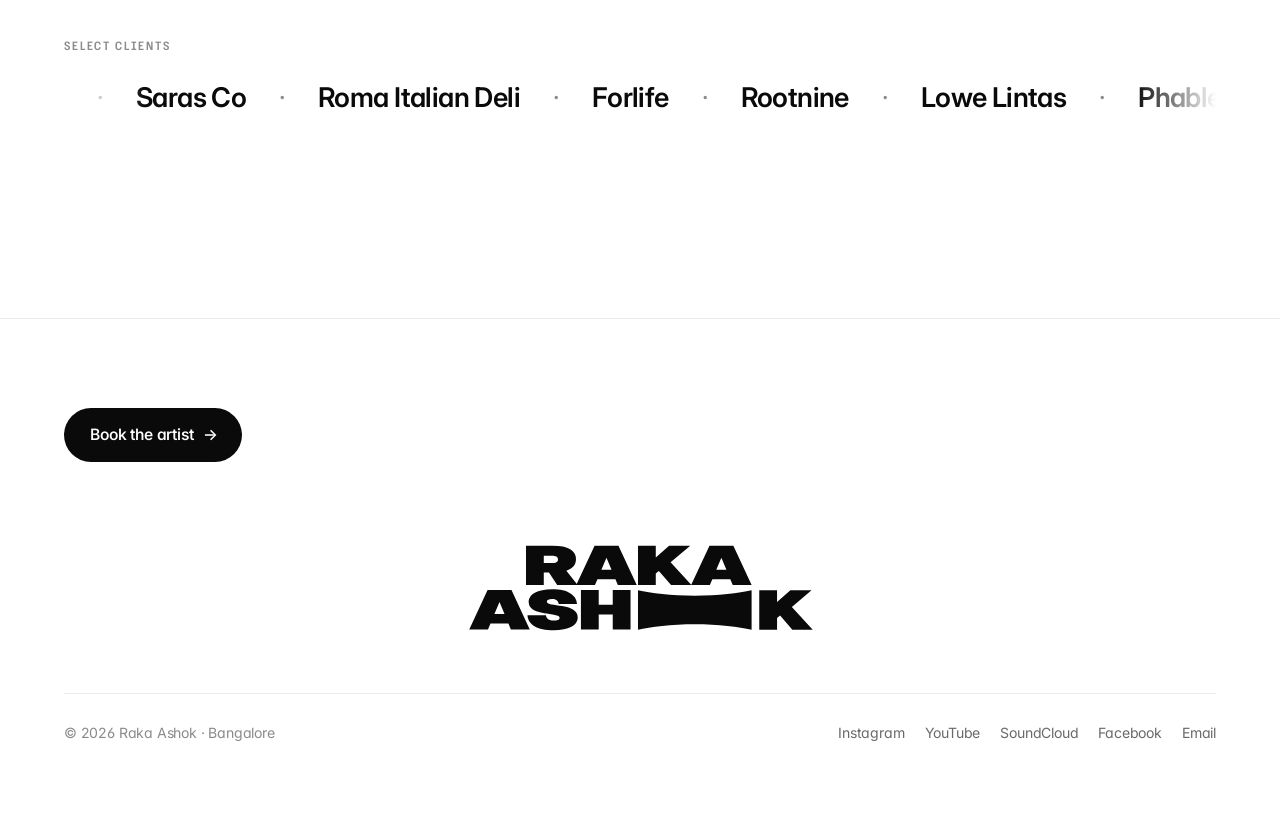
<file: work.html>
<!doctype html>
<html lang="en">
<head>
<meta charset="utf-8">
<meta name="viewport" content="width=device-width, initial-scale=1">
<script>try{var t=localStorage.getItem("raka-theme")||(matchMedia("(prefers-color-scheme:dark)").matches?"dark":"light");document.documentElement.setAttribute("data-theme",t);}catch(e){}</script>
<title>Design - Raka Ashok</title>
<link rel="preconnect" href="https://fonts.googleapis.com">
<link rel="preconnect" href="https://fonts.gstatic.com" crossorigin>
<link href="https://fonts.googleapis.com/css2?family=Inter:opsz,wght@14..32,100..900&display=swap" rel="stylesheet">

<link rel="stylesheet" href="css/style.css?v=30">
</head>
<body data-page="work">

<nav class="nav">
  <div class="nav__inner">
    <a class="nav__brand" href="index.html" aria-label="Raka Ashok"><span class="nav__logo"></span></a>
    <div class="nav__links">
      <a class="navlink" data-nav="music" href="music.html">Music</a>
      <a class="navlink" data-nav="work" href="work.html">Design</a>
      <a class="navlink" data-nav="about" href="about.html">About</a>
      <a class="navlink" data-nav="book" href="book.html">Book Now</a>
    </div>
  </div>
</nav>

<header class="page-head container">
  <h1 class="reveal">Design</h1>
  <p class="lead reveal">Brand identities, visual systems and gig artwork - built across industries, cultures and mediums.</p>
</header>

<main class="container" style="padding-bottom:clamp(40px,7vw,90px)">

  <section class="worklist-group">
    <span class="eyebrow reveal">Selected work</span>
    <div class="wtiles" id="work-list"></div>
  </section>

  <section class="worklist-group">
    <div class="reveal" style="display:flex;justify-content:space-between;align-items:end;gap:20px;margin-bottom:18px">
      <span class="eyebrow">Artworks</span>
      <a class="link-line" href="posters.html">All artworks &rarr;</a>
    </div>
    <div class="strip" data-strip></div>
  </section>

  <section class="belt-section">
    <span class="eyebrow reveal">Select clients</span>
    <div class="belt reveal"><div class="belt__track" id="belt-track"></div></div>
  </section>
</main>

<footer class="footer">
  <div class="container footer__inner">
    <div class="footer__cta reveal">
      <a class="btn" href="book.html">Book the artist <span class="arr">&rarr;</span></a>
    </div>
  <div class="footer__sign-wrap reveal">
    <span class="footer__sign" role="img" aria-label="Raka Ashok"></span>
  </div>
    <div class="footer__bottom">
      <span>© <span data-year></span> Raka Ashok · Bangalore</span>
      <div class="footer__links">
        <a href="https://www.instagram.com/rakaflacka" target="_blank" rel="noopener">Instagram</a>
        <a href="https://www.youtube.com/rakaashok" target="_blank" rel="noopener">YouTube</a>
        <a href="https://soundcloud.com/rakaashok" target="_blank" rel="noopener">SoundCloud</a>
        <a href="https://www.facebook.com/rakamusic" target="_blank" rel="noopener">Facebook</a>
        <a href="mailto:beatsbyraka@gmail.com">Email</a>
      </div>
    </div>
  </div>
</footer>

<script src="js/data.js?v=4"></script>
<script src="js/clients.js"></script>
<script src="js/site.js?v=4"></script>
<script src="js/work.js?v=4"></script>
<script src="js/posters.js"></script>
</body>
</html>
</file>
<file: css/style.css>
/* ============================================================
   Raka Ashok — portfolio
   Swiss / International Typographic system · black & white · Inter
   ============================================================ */

@font-face{font-family:"Hubot Sans VF";font-weight:200 900;font-style:normal;font-display:swap;
  src:url("../assets/fonts/HubotSansVF-subset.woff2") format("woff2")}
@font-face{font-family:"Hubot SemiCond";font-weight:300;font-style:normal;font-display:swap;
  src:url("../assets/fonts/HubotSans_SemiCondensed-Light.ttf") format("truetype")}
@font-face{font-family:"Hubot SemiCond";font-weight:500;font-style:normal;font-display:swap;
  src:url("../assets/fonts/HubotSans_SemiCondensed-Medium.ttf") format("truetype")}
@font-face{font-family:"Hubot SemiCond";font-weight:600;font-style:normal;font-display:swap;
  src:url("../assets/fonts/HubotSans_SemiCondensed-SemiBold.ttf") format("truetype")}

:root{
  --bg:#ffffff;
  --bg-soft:#f5f5f5;
  --ink:#0a0a0a;
  --ink-2:#222222;
  --muted:#8b8b8b;
  --muted-2:#6a6a6a;
  --line:#e9e9e9;
  --fill:#f3f3f3;
  --fill-2:#eaeaea;
  --black:#0a0a0a;
  --btn-bg:#0a0a0a;
  --btn-fg:#ffffff;
  --raised:#ffffff;
  --glass-rgb:255,255,255;
  color-scheme:light;

  --container:1280px;
  --gutter:clamp(20px, 5vw, 64px);
  --radius:999px;
  --img-line:rgba(0,0,0,.1);

  --ease:cubic-bezier(.22,.61,.36,1);

  --fs-display:clamp(2.8rem, 9vw, 6.5rem);
  --fs-h1:clamp(2.2rem, 6.2vw, 4.4rem);
  --fs-h2:clamp(1.5rem, 3.4vw, 2.4rem);
  --fs-lead:clamp(1.1rem, 2.3vw, 1.6rem);
  --fs-body:1.0625rem;
  --fs-cap:0.84rem;
  --fs-label:0.72rem;
}

[data-theme="dark"]{
  --bg:#0b0b0b;
  --bg-soft:#161616;
  --ink:#f4f4f4;
  --ink-2:#dcdcdc;
  --muted:#8f8f8f;
  --muted-2:#b2b2b2;
  --line:#272727;
  --fill:#1a1a1a;
  --fill-2:#262626;
  --btn-bg:#f4f4f4;
  --btn-fg:#0a0a0a;
  --raised:#2c2c2c;
  --img-line:rgba(255,255,255,.1);
  --glass-rgb:14,14,14;
  color-scheme:dark;
}

*,*::before,*::after{box-sizing:border-box;margin:0;padding:0}

html{-webkit-text-size-adjust:100%;scroll-behavior:smooth}

body{
  font-family:"Inter","Inter Placeholder",system-ui,-apple-system,sans-serif;
  font-feature-settings:"cv11","ss01","liga","calt";
  background:var(--bg);
  color:var(--ink);
  font-size:var(--fs-body);
  line-height:1.55;
  letter-spacing:-0.011em;
  -webkit-font-smoothing:antialiased;
  -moz-osx-font-smoothing:grayscale;
  text-rendering:optimizeLegibility;
  transition:background-color .35s var(--ease), color .35s var(--ease);
}

img{display:block;max-width:100%;height:auto}
a{color:inherit;text-decoration:none}
button{font:inherit;color:inherit;cursor:pointer;background:none;border:none}

.container{max-width:var(--container);margin:0 auto;padding-inline:var(--gutter)}

/* ---------- type ---------- */
.eyebrow{
  font-size:var(--fs-label);
  text-transform:uppercase;
  letter-spacing:.16em;
  font-weight:600;
  color:var(--muted);
}
.display{font-size:var(--fs-display);font-weight:700;line-height:.96;letter-spacing:-.035em}
h1,.h1{font-size:var(--fs-h1);font-weight:700;line-height:1.02;letter-spacing:-.03em}
h2,.h2{font-size:var(--fs-h2);font-weight:650;line-height:1.08;letter-spacing:-.02em}
/* Hubot Sans (the hero-tagline typeface) for all display headings site-wide; body copy stays Inter */
h1,.h1,h2,.h2,h3,.h3,.display,.eyebrow{font-family:"Hubot Sans VF","Hubot SemiCond","Inter",system-ui,sans-serif}
/* graceful, slower dark<->light crossfade - only while toggling (class added by site.js), never on hover */
html.theme-anim,html.theme-anim *,html.theme-anim *::before,html.theme-anim *::after{
  transition:background-color .7s var(--ease),color .7s var(--ease),border-color .7s var(--ease),
    fill .7s var(--ease),stroke .7s var(--ease),box-shadow .7s var(--ease),outline-color .7s var(--ease) !important}
.lead{font-size:var(--fs-lead);line-height:1.32;color:var(--muted-2);font-weight:420;letter-spacing:-.015em;max-width:30ch}
.muted{color:var(--muted)}
.display,h1,.h1,h2,.h2,h3{text-wrap:balance}
p,.lead,figcaption,li,blockquote{text-wrap:pretty}

/* ---------- nav ---------- */
.nav{
  position:sticky;top:0;z-index:50;
  backdrop-filter:saturate(180%) blur(18px);
  -webkit-backdrop-filter:saturate(180%) blur(18px);
  background:rgba(var(--glass-rgb),.72);
  border-bottom:1px solid transparent;
  transition:border-color .3s var(--ease), background .3s var(--ease);
}
.nav.is-scrolled{border-color:var(--line)}
.nav__inner{
  max-width:var(--container);margin:0 auto;
  padding:14px var(--gutter);
  display:flex;align-items:center;justify-content:space-between;gap:12px;flex-wrap:wrap;
}
.nav__brand{
  display:inline-flex;align-items:center;
  padding:6px;border-radius:14px;
  transition:opacity .25s var(--ease), scale .15s var(--ease);
}
.nav__brand:hover{opacity:.7}
.nav__brand:active{scale:.96}
.nav__logo{display:block;height:clamp(26px,3.4vw,34px);aspect-ratio:2130/571;width:auto;
  background-color:var(--ink);
  -webkit-mask:url(../assets/raka-logo.svg) center/contain no-repeat;
  mask:url(../assets/raka-logo.svg) center/contain no-repeat}
.nav__links{display:flex;align-items:center;justify-content:flex-end;gap:clamp(14px,2.2vw,30px);flex-wrap:wrap}
.pill{
  padding:9px 16px;border-radius:var(--radius);
  background:var(--fill);color:var(--ink-2);
  font-size:.92rem;font-weight:500;
  transition:background .22s var(--ease),color .22s var(--ease),transform .22s var(--ease),scale .15s var(--ease);
  white-space:nowrap;
}
.pill:hover{background:var(--fill-2);transform:translateY(-1px)}
.pill:active{scale:.96}
.pill.is-active{background:var(--btn-bg);color:var(--btn-fg)}
.pill--icon{padding:0;width:38px;height:38px;display:inline-flex;align-items:center;justify-content:center}
.pill--icon svg{display:block;width:17px;height:17px}

/* ---------- buttons ---------- */
.btn{
  display:inline-flex;align-items:center;gap:.6em;
  padding:15px 26px;border-radius:var(--radius);
  background:var(--btn-bg);color:var(--btn-fg);font-weight:550;font-size:.98rem;
  letter-spacing:-.01em;
  transition:transform .25s var(--ease),opacity .25s var(--ease),background .25s var(--ease),scale .15s var(--ease);
}
.btn:has(.arr){padding-right:24px}
.btn:hover{transform:translateY(-2px)}
.btn:active{transform:translateY(0);scale:.96}
.btn .arr{transition:transform .3s var(--ease)}
.btn:hover .arr{transform:translateX(4px)}
.btn--ghost{background:transparent;color:var(--ink);border:1px solid var(--line)}
.btn--ghost:hover{background:var(--fill)}

/* ---------- sections / rhythm ---------- */
.section{padding-block:clamp(56px,9vw,130px)}
.page-head{padding-top:clamp(48px,9vw,120px);padding-bottom:clamp(28px,5vw,60px)}
.page-head .lead{margin-top:clamp(18px,2.4vw,30px)}

/* ---------- work / index rows ---------- */
.rows{display:flex;flex-direction:column;gap:10px}
.row{
  display:grid;grid-template-columns:1fr auto;align-items:center;gap:16px;
  padding:clamp(18px,2.6vw,30px) clamp(20px,2.6vw,30px);
  background:var(--fill);border-radius:18px;
  transition:background .28s var(--ease),transform .28s var(--ease);
}
.row:hover{background:var(--fill-2);transform:translateX(4px)}
.row__title{font-size:clamp(1.15rem,2.4vw,1.7rem);font-weight:600;letter-spacing:-.02em}
.row__meta{display:flex;gap:18px;align-items:baseline;color:var(--muted-2);font-size:.95rem}
.row__meta .yr{color:var(--muted)}
.row .arr{color:var(--muted);transition:transform .3s var(--ease),color .3s var(--ease)}
.row:hover .arr{transform:translateX(5px);color:var(--ink)}
.row__role{display:none}
@media(min-width:720px){.row__role{display:inline}}

/* ---------- what I do (services grid) ---------- */
.services{display:grid;grid-template-columns:1fr;gap:1px;margin-top:clamp(22px,3vw,38px);
  background:var(--line);border:1px solid var(--line);border-radius:16px;overflow:hidden}
@media(min-width:680px){.services{grid-template-columns:repeat(2,1fr)}}
@media(min-width:1000px){.services{grid-template-columns:repeat(3,1fr)}}
.service{background:var(--bg);padding:clamp(22px,2.6vw,34px);transition:background .25s var(--ease)}
.service:hover{background:var(--fill)}
.service h3{font-size:1.05rem;font-weight:600;letter-spacing:-.01em;margin-bottom:7px}
.service p{color:var(--muted-2);font-size:.95rem;line-height:1.5}

/* ---------- work page groupings ---------- */
.worklist-group{padding-top:clamp(36px,5vw,60px)}
.worklist-group:first-of-type{padding-top:0}
.worklist-group>.eyebrow{display:block;margin-bottom:16px}

/* ---------- project article ---------- */
.back{display:inline-flex;align-items:center;gap:.5em;color:var(--muted-2);font-size:.92rem;
  transition:color .2s var(--ease),gap .2s var(--ease)}
.back:hover{color:var(--ink);gap:.7em}
.proj-head{padding-top:clamp(30px,5vw,60px);padding-bottom:clamp(34px,6vw,72px)}
.proj-head .display{margin:.18em 0 .35em}
.proj-meta{display:flex;flex-wrap:wrap;gap:10px 26px;color:var(--muted-2);font-size:.95rem;
  border-top:1px solid var(--line);padding-top:22px;margin-top:30px}
.proj-meta span b{font-weight:600;color:var(--ink)}
.proj-intro{font-size:clamp(1.15rem,2.3vw,1.7rem);line-height:1.4;font-weight:420;
  letter-spacing:-.018em;max-width:32ch;color:var(--ink-2)}

.slides{display:flex;flex-direction:column;gap:clamp(46px,8vw,110px);padding-bottom:clamp(40px,7vw,90px)}
.slide{}
.slide__img{
  border-radius:14px;overflow:hidden;background:var(--bg-soft);
  outline:1px solid var(--img-line);outline-offset:-1px;
  box-shadow:0 1px 2px rgba(0,0,0,.02);
}
.slide__img img{width:100%}
.slide__cap{
  display:flex;gap:14px;margin-top:18px;max-width:62ch;
  color:var(--muted-2);font-size:var(--fs-cap);line-height:1.5;letter-spacing:0;
}
.slide__cap .n{flex:none;color:var(--muted);font-variant-numeric:tabular-nums;
  font-weight:500;padding-top:.05em}
.slide--divider .slide__img{border:none;background:none;box-shadow:none}
.slide--divider{text-align:center}

.proj-next{border-top:1px solid var(--line);padding-block:clamp(40px,6vw,80px);
  display:flex;flex-wrap:wrap;align-items:center;justify-content:space-between;gap:24px}

/* ---------- project: grouped sub-identities (The Humming Tree) ---------- */
.tht-group{padding-bottom:clamp(44px,7vw,86px)}
.tht-group .eyebrow{display:block}
.tht-text{font-size:clamp(1.05rem,2.1vw,1.45rem);line-height:1.4;color:var(--ink-2);
  max-width:48ch;margin:12px 0 24px;font-weight:420;letter-spacing:-.015em}
.tht-grid{columns:2;column-gap:clamp(10px,1.4vw,18px)}
@media(min-width:760px){.tht-grid{columns:3}}
.tht-card{break-inside:avoid;margin-bottom:clamp(10px,1.4vw,18px);border-radius:12px;
  overflow:hidden;background:var(--bg-soft);outline:1px solid var(--img-line);outline-offset:-1px}
.tht-card img{display:block;width:100%;height:auto}

/* ---------- posters ---------- */
.posters-bar{
  position:sticky;top:64px;z-index:20;
  display:flex;align-items:center;justify-content:space-between;gap:16px;flex-wrap:wrap;
  padding-block:14px;margin-bottom:8px;
  background:rgba(var(--glass-rgb),.82);backdrop-filter:blur(12px);-webkit-backdrop-filter:blur(12px);
}
.posters-bar .count{color:var(--muted);font-size:.9rem;font-variant-numeric:tabular-nums}
.seg{display:inline-flex;gap:4px;background:var(--fill);padding:4px;border-radius:var(--radius)}
.seg button{
  display:inline-flex;align-items:center;gap:.4em;
  padding:8px 14px;border-radius:var(--radius);font-size:.85rem;font-weight:500;color:var(--muted-2);
  transition:background .2s var(--ease),color .2s var(--ease),scale .15s var(--ease);
}
.seg button:active{scale:.96}
.seg button svg{display:block}
.seg button.is-active{background:var(--raised);color:var(--ink);box-shadow:0 1px 3px rgba(0,0,0,.12)}

.grid{display:grid;gap:clamp(10px,1.4vw,18px)}
.grid[data-view="all"]{grid-template-columns:repeat(2,1fr)}
.grid[data-view="two"]{grid-template-columns:1fr}
@media(min-width:640px){
  .grid[data-view="all"]{grid-template-columns:repeat(3,1fr)}
  .grid[data-view="two"]{grid-template-columns:repeat(2,1fr)}
}
@media(min-width:980px){.grid[data-view="all"]{grid-template-columns:repeat(4,1fr)}}
@media(min-width:1240px){.grid[data-view="all"]{grid-template-columns:repeat(5,1fr)}}

.card{
  position:relative;border-radius:12px;overflow:hidden;cursor:pointer;
  background:var(--bg-soft);outline:1px solid var(--img-line);outline-offset:-1px;
  aspect-ratio:3/4;
}
.grid[data-view="two"] .card{aspect-ratio:auto}
.card__img{width:100%;height:100%;object-fit:cover;
  transition:transform .7s var(--ease);
}
.grid[data-view="two"] .card__img{height:auto;object-fit:contain;background:var(--bg-soft)}
.card:hover .card__img{transform:scale(1.035)}

.card__overlay{
  position:absolute;inset:0;display:flex;flex-direction:column;justify-content:flex-end;
  padding:16px;
  background:linear-gradient(to top,rgba(8,8,8,.82) 0%,rgba(8,8,8,.35) 42%,rgba(8,8,8,0) 72%);
  opacity:0;transition:opacity .35s var(--ease);
  color:#fff;
}
.card:hover .card__overlay,.card:focus-within .card__overlay{opacity:1}
.card__plus{
  position:absolute;top:12px;right:12px;width:26px;height:26px;border-radius:50%;
  background:rgba(255,255,255,.18);backdrop-filter:blur(4px);
  display:flex;align-items:center;justify-content:center;color:#fff;font-size:16px;line-height:1;
  transform:scale(.6) rotate(-90deg);opacity:0;transition:transform .4s var(--ease),opacity .35s var(--ease);
}
.card:hover .card__plus{transform:scale(1) rotate(0);opacity:1}
.card__title{
  font-size:.95rem;font-weight:600;letter-spacing:-.01em;
  transform:translateY(12px);opacity:0;transition:transform .45s var(--ease) .04s,opacity .4s var(--ease) .04s;
}
.card__cap{
  font-size:.8rem;line-height:1.45;color:rgba(255,255,255,.78);margin-top:5px;
  transform:translateY(14px);opacity:0;
  transition:transform .5s var(--ease) .12s,opacity .45s var(--ease) .12s;
  display:-webkit-box;-webkit-line-clamp:4;-webkit-box-orient:vertical;overflow:hidden;
}
.card:hover .card__title,.card:focus-within .card__title,
.card:hover .card__cap,.card:focus-within .card__cap{transform:translateY(0);opacity:1}
.card.is-tapped .card__overlay{opacity:1}
.card.is-tapped .card__title,.card.is-tapped .card__cap{transform:translateY(0);opacity:1}
.card.is-tapped .card__plus{transform:scale(1) rotate(0);opacity:1}

/* ---------- mobile poster stack (≤767px only) ---------- */
.pstack{display:none}
@media(max-width:767px){
  .pstack{display:block}
  .posters-bar{display:none}
  #grid{display:none}
}
.pstack{touch-action:pan-y;outline:none;overflow-x:clip;
  -webkit-user-select:none;user-select:none}
.pstack__stage{position:relative;height:clamp(450px,76vh,720px);margin:6px auto 0}
.pcard{position:absolute;left:50%;top:50%;will-change:transform,opacity;
  transition:transform .62s cubic-bezier(.22,1,.36,1), opacity .45s ease}
.pstack__stage.no-anim .pcard,.pstack__stage.is-dragging .pcard{transition:none}
.pcard img{display:block;height:clamp(360px,58vh,560px);width:auto;max-width:90vw;
  border-radius:5px;background:var(--bg-soft);
  box-shadow:0 1px 2px rgba(0,0,0,.05), 0 16px 34px rgba(0,0,0,.16);
  -webkit-user-drag:none;user-drag:none}
[data-theme="dark"] .pcard img{box-shadow:0 1px 2px rgba(0,0,0,.45), 0 18px 40px rgba(0,0,0,.6)}
.pstack__meta{display:flex;align-items:center;justify-content:space-between;gap:16px;
  max-width:90vw;margin:16px auto 0;color:var(--muted-2)}
.pstack__cap{font-size:.92rem;letter-spacing:-.01em;white-space:nowrap;overflow:hidden;text-overflow:ellipsis}
.pstack__count{font-size:.8rem;color:var(--muted);font-variant-numeric:tabular-nums;flex:none}
.pstack__hint{display:block;text-align:center;color:var(--muted);font-size:.78rem;margin-top:8px}
@media(prefers-reduced-motion:reduce){.pcard{transition:opacity .3s ease}}

/* ---------- lightbox ---------- */
.lb{
  position:fixed;inset:0;z-index:100;display:none;
  background:rgba(8,8,8,.97);
  flex-direction:column;
  opacity:0;transition:opacity .35s var(--ease);
}
.lb.is-open{display:flex;opacity:1}
.lb__top{display:flex;align-items:center;justify-content:space-between;
  padding:18px clamp(16px,4vw,40px);color:rgba(255,255,255,.7);font-size:.85rem;
  font-variant-numeric:tabular-nums;flex:none}
.lb__close{width:40px;height:40px;border-radius:50%;background:rgba(255,255,255,.1);
  display:flex;align-items:center;justify-content:center;color:#fff;
  transition:background .2s var(--ease),transform .2s var(--ease)}
.lb__close:hover{background:rgba(255,255,255,.22);transform:rotate(90deg)}
.lb__stage{flex:1;display:flex;align-items:center;justify-content:center;
  position:relative;padding:0 clamp(8px,5vw,80px);min-height:0}
.lb__img{max-width:100%;max-height:100%;object-fit:contain;border-radius:6px;
  box-shadow:0 30px 80px rgba(0,0,0,.5);
  opacity:0;transform:scale(.97);transition:opacity .45s var(--ease),transform .55s var(--ease)}
.lb__img.is-in{opacity:1;transform:scale(1)}
.lb__nav{position:absolute;top:50%;transform:translateY(-50%);
  width:clamp(40px,6vw,54px);height:clamp(40px,6vw,54px);border-radius:50%;
  background:rgba(255,255,255,.1);color:#fff;display:flex;align-items:center;justify-content:center;
  transition:background .2s var(--ease)}
.lb__nav:hover{background:rgba(255,255,255,.24)}
.lb__nav--prev{left:clamp(8px,2vw,26px)}
.lb__nav--next{right:clamp(8px,2vw,26px)}
.lb__cap{flex:none;text-align:center;color:#fff;padding:20px clamp(16px,5vw,40px) 34px;
  max-width:64ch;margin:0 auto}
.lb__cap h3{font-size:1.05rem;font-weight:600;letter-spacing:-.01em;
  opacity:0;transform:translateY(10px);transition:opacity .5s var(--ease) .1s,transform .5s var(--ease) .1s}
.lb__cap p{font-size:.9rem;color:rgba(255,255,255,.72);line-height:1.5;margin-top:6px;
  opacity:0;transform:translateY(12px);transition:opacity .55s var(--ease) .2s,transform .55s var(--ease) .2s}
.lb.cap-in .lb__cap h3,.lb.cap-in .lb__cap p{opacity:1;transform:translateY(0)}

/* ---------- about ---------- */
.about-grid{display:grid;gap:clamp(34px,5vw,64px);grid-template-columns:1fr}
@media(min-width:900px){.about-grid{grid-template-columns:1.4fr .9fr}}
.about-body p{font-size:clamp(1.15rem,2.2vw,1.6rem);line-height:1.42;letter-spacing:-.018em;
  color:var(--ink-2);font-weight:420;max-width:34ch}
.about-body p+p{margin-top:1.1em}
.facts{border-top:1px solid var(--line)}
.fact{display:grid;grid-template-columns:1fr 1.4fr;gap:14px;padding:16px 0;border-bottom:1px solid var(--line)}
.fact dt{font-size:var(--fs-label);text-transform:uppercase;letter-spacing:.12em;color:var(--muted);font-weight:600}
.fact dd{font-size:.98rem;color:var(--ink-2)}
.fact dd a{border-bottom:1px solid var(--line);transition:border-color .2s}
.fact dd a:hover{border-color:var(--ink)}

/* ---------- form ---------- */
.form{display:grid;gap:22px;max-width:620px}
.field{display:flex;flex-direction:column;gap:9px}
.field label{font-size:var(--fs-label);text-transform:uppercase;letter-spacing:.12em;color:var(--muted-2);font-weight:600}
.field input,.field textarea,.field select{
  font:inherit;color:var(--ink);background:var(--fill);border:1px solid transparent;
  border-radius:14px;padding:15px 18px;transition:border-color .2s var(--ease),background .2s var(--ease);
}
.field input:focus,.field textarea:focus,.field select:focus{
  outline:none;border-color:var(--ink);background:var(--bg)}
.field textarea{resize:vertical;min-height:130px}
.field--row{display:grid;gap:22px}
@media(min-width:620px){.field--row{grid-template-columns:1fr 1fr}}
.form__note{color:var(--muted);font-size:.9rem}
.form__ok{display:none;padding:18px 20px;border-radius:14px;background:var(--btn-bg);color:var(--btn-fg);font-size:.95rem}
.form__ok.show{display:block;animation:rise .5s var(--ease)}

/* ---------- featured strip (home) ---------- */
.strip{display:grid;grid-auto-flow:column;grid-auto-columns:minmax(190px,1fr);gap:14px;
  overflow-x:auto;scroll-snap-type:x mandatory;padding-bottom:8px;
  scrollbar-width:none}
.strip::-webkit-scrollbar{display:none}
.strip .card{scroll-snap-align:start}

/* ---------- footer ---------- */
.footer{border-top:1px solid var(--line);margin-top:clamp(40px,8vw,120px)}
.footer__inner{padding-block:clamp(48px,7vw,90px);display:grid;gap:40px}
.footer__cta{display:flex;flex-wrap:wrap;align-items:end;justify-content:space-between;gap:28px}
.footer__cta h2{max-width:14ch}
.footer__bottom{display:flex;flex-wrap:wrap;gap:14px 28px;justify-content:space-between;
  align-items:center;border-top:1px solid var(--line);padding-top:28px;color:var(--muted);font-size:.88rem}
.footer__links{display:flex;gap:20px;flex-wrap:wrap}
.footer__links a{color:var(--muted-2);transition:color .2s}
.footer__links a:hover{color:var(--ink)}
.footer__sign-wrap{display:flex;justify-content:center;padding:clamp(14px,3.5vw,40px) 0 clamp(6px,1.6vw,14px)}
.footer__sign{display:block;width:clamp(190px,34vw,360px);aspect-ratio:2130/571;max-width:84vw;
  background-color:var(--ink);
  -webkit-mask:url(../assets/raka-logo.svg) center/contain no-repeat;
  mask:url(../assets/raka-logo.svg) center/contain no-repeat}

/* footer top row: logo (video plays in the O) left, book link right */
.footer__top{display:flex;align-items:center;justify-content:space-between;gap:clamp(24px,5vw,64px);flex-wrap:wrap;
  padding:clamp(18px,3.5vw,40px) 0 clamp(20px,3.5vw,44px)}
.footer__lockup{display:block;width:clamp(240px,44vw,540px);max-width:100%}
.footer__lockup .lockup{width:100%}
.footer__book{display:inline-flex;align-items:center;gap:.5em;color:var(--ink);font-weight:600;
  font-size:clamp(1.05rem,2vw,1.5rem);letter-spacing:-.01em;white-space:nowrap;transition:opacity .25s var(--ease)}
.footer__book:hover{opacity:.6}
.footer__book .arr{transition:transform .3s var(--ease)}
.footer__book:hover .arr{transform:translateX(5px)}

/* homepage section heads in the display typeface (matching the hero tagline) */
.sechead h2,.sechead .link-line{font-family:"Hubot Sans VF","Hubot SemiCond","Inter",system-ui,sans-serif;font-variation-settings:"wght" 460}
.sechead h2{letter-spacing:-.01em}

/* phone: centre the whole footer (logo, book link, social links) */
@media(max-width:600px){
  .footer__top{flex-direction:column;align-items:center;text-align:center;gap:22px}
  .footer__lockup{width:min(100%,320px)}
  .footer__bottom{flex-direction:column;align-items:center;text-align:center;gap:16px}
  .footer__links{justify-content:center}
}

/* ---------- scroll reveal ---------- */
.reveal{opacity:0;transform:translateY(22px);transition:opacity .8s var(--ease),transform .8s var(--ease)}
.reveal.in{opacity:1;transform:none}
@media(prefers-reduced-motion:reduce){
  .reveal{opacity:1;transform:none;transition:none}
  *{scroll-behavior:auto!important}
}

@keyframes rise{from{opacity:0;transform:translateY(10px)}to{opacity:1;transform:none}}

/* ---------- misc ---------- */
.hero{padding-top:clamp(46px,11vw,140px);padding-bottom:clamp(40px,8vw,90px);
  min-height:clamp(440px,64vh,760px);display:flex;flex-direction:column;justify-content:center;
  align-items:center;text-align:center}
.hero .lead{margin-top:clamp(20px,3vw,38px);max-width:36ch}
.hero>.reveal:nth-child(2){transition-delay:.08s}
.hero>.reveal:nth-child(3){transition-delay:.16s}
.hero-tagline{font-family:"Hubot Sans VF","Hubot SemiCond","Inter",system-ui,sans-serif;font-weight:300;font-variation-settings:"wght" 300;
  text-transform:uppercase;font-size:clamp(2.6rem,8.5vw,6.4rem);line-height:.96;
  letter-spacing:-.005em;color:var(--ink);text-wrap:balance}
.hero-tagline .tm{font-size:.26em;font-weight:300;vertical-align:super;margin-left:-.06em}
.hero-tagline .t-line{display:inline}
@media(max-width:768px){.hero-tagline .t-line{display:block}}
.hero-tagline.reveal{opacity:0;transform:translateY(20px);
  transition:opacity 1.1s var(--ease) .35s, transform 1.1s var(--ease) .35s}
.hero-tagline.reveal.in{opacity:1;transform:none}
.link-line{display:inline-flex;align-items:center;gap:.45em;font-weight:550;
  border-bottom:1px solid var(--ink);padding-bottom:2px;transition:gap .25s var(--ease)}
.link-line:hover{gap:.75em}
.divider-rule{height:1px;background:var(--line);border:0;margin:0}
.stack-sm{display:flex;flex-direction:column;gap:6px}

/* ---------- about: listen / soundcloud ---------- */
.listen{padding-top:clamp(40px,6vw,80px)}
.sc-embed{border-radius:14px;overflow:hidden;border:1px solid var(--line);
  background:var(--bg-soft);margin:16px 0 16px}
.sc-embed iframe{display:block;width:100%;height:420px;border:0}

/* ---------- about hero (a photo, seen first) ---------- */
.about-hero{margin-top:clamp(18px,2.6vw,30px)}
.about-hero img{width:100%;aspect-ratio:16/9;object-fit:cover;border-radius:16px;
  outline:1px solid var(--img-line);outline-offset:-1px;background:var(--bg-soft);display:block}

/* ---------- client belt (auto-scroll wordmark marquee, fading edges) ---------- */
.belt-section{padding-top:clamp(40px,6vw,80px)}
.belt{position:relative;overflow:hidden;margin-top:14px;padding-block:6px;
  -webkit-mask-image:linear-gradient(90deg,transparent 0,#000 7%,#000 93%,transparent 100%);
  mask-image:linear-gradient(90deg,transparent 0,#000 7%,#000 93%,transparent 100%)}
.belt__track{display:flex;width:max-content;animation:belt 55s linear infinite}
.belt:hover .belt__track{animation-play-state:paused}
.belt__item{display:inline-flex;align-items:center;white-space:nowrap;
  font-size:clamp(1.05rem,2.4vw,1.7rem);font-weight:600;letter-spacing:-.022em;color:var(--ink)}
.belt__item::before{content:"·";color:var(--muted);font-weight:400;
  margin:0 clamp(18px,2.6vw,38px)}
.belt__logo{height:26px;width:auto;max-width:96px;object-fit:contain;margin-right:11px;flex:none;
  opacity:.85}
.belt__name{white-space:nowrap}
@keyframes belt{from{transform:translateX(0)}to{transform:translateX(-50%)}}
@media(prefers-reduced-motion:reduce){.belt__track{animation:none}}

/* ---------- music tiles ---------- */
.music-grid{display:grid;grid-template-columns:repeat(2,1fr);gap:clamp(12px,1.6vw,20px);margin:18px 0 18px}
@media(min-width:640px){.music-grid{grid-template-columns:repeat(3,1fr)}}
@media(min-width:980px){.music-grid{grid-template-columns:repeat(4,1fr)}}
.mtile{cursor:pointer;text-align:left;display:block;width:100%}
.mtile__art{position:relative;display:block;aspect-ratio:1/1;border-radius:12px;overflow:hidden;
  background:var(--bg-soft);outline:1px solid var(--img-line);outline-offset:-1px}
.mtile__art img{width:100%;height:100%;object-fit:cover;transition:transform .6s var(--ease)}
.mtile:hover .mtile__art img{transform:scale(1.05)}
.mtile__play{position:absolute;inset:0;display:flex;align-items:center;justify-content:center;
  background:rgba(8,8,8,.26);opacity:0;transition:opacity .3s var(--ease)}
.mtile:hover .mtile__play,.mtile:focus-visible .mtile__play,.mtile.is-playing .mtile__play{opacity:1}
.mtile__play>span{width:50px;height:50px;border-radius:50%;background:rgba(255,255,255,.94);
  color:#0a0a0a;display:flex;align-items:center;justify-content:center;padding-left:3px;
  transform:scale(.8);transition:transform .3s var(--ease)}
.mtile:hover .mtile__play>span,.mtile.is-playing .mtile__play>span{transform:scale(1)}
.mtile__title{display:block;margin-top:11px;font-weight:550;font-size:.95rem;
  letter-spacing:-.01em;line-height:1.28}
.mtile.is-playing .mtile__title{text-decoration:underline;text-underline-offset:3px}
.mtile__meta{display:block;color:var(--muted);font-size:.8rem;margin-top:3px;
  font-variant-numeric:tabular-nums}

/* ---------- sticky soundcloud player ---------- */
.player{position:fixed;left:0;right:0;bottom:0;z-index:90;transform:translateY(125%);
  transition:transform .45s var(--ease);background:rgba(var(--glass-rgb),.97);
  backdrop-filter:saturate(160%) blur(12px);-webkit-backdrop-filter:saturate(160%) blur(12px);
  border-top:1px solid var(--line);box-shadow:0 -10px 40px rgba(0,0,0,.08)}
.player.show{transform:none}
.player__inner{max-width:var(--container);margin:0 auto;padding:10px var(--gutter);
  display:flex;align-items:center;gap:14px}
.player__inner iframe{flex:1;display:block;height:120px;border:0;border-radius:10px;min-width:0}
.player__close{flex:none;width:38px;height:38px;border-radius:50%;background:var(--fill);
  display:flex;align-items:center;justify-content:center;color:var(--ink);
  transition:background .2s var(--ease),transform .2s var(--ease)}
.player__close:hover{background:var(--fill-2);transform:rotate(90deg)}
body.player-open{padding-bottom:148px}
@media(max-width:768px){
  .player{backdrop-filter:none;-webkit-backdrop-filter:none;background:var(--bg)}
  .player__inner iframe{height:110px}
  body.player-open{padding-bottom:138px}
}

/* hero "now playing" bar - forced dark + brand-red accent (the SoundCloud iframe itself is a locked
   cross-origin frame, so this brands the wrapper; the play/progress colour is set to the brand red). */
.hero-player{background:#0a0a0a;backdrop-filter:none;-webkit-backdrop-filter:none;
  border-top:2px solid #d6453b;box-shadow:0 -14px 46px rgba(0,0,0,.55)}
.hero-player .player__inner{gap:14px}
.hero-player__tag{flex:none;font-family:"Hubot Sans VF","Hubot SemiCond","Inter",system-ui,sans-serif;
  font-variation-settings:"wght" 480;text-transform:uppercase;letter-spacing:.09em;font-size:.72rem;
  color:#fff;white-space:nowrap;opacity:.85}
.hero-player .player__inner iframe{height:104px;border-radius:8px}
@media(max-width:768px){ .hero-player{background:#0a0a0a} .hero-player__tag{display:none} }

/* dark mode: lift grayscale client logos so they read on dark bg */
[data-theme="dark"] .belt__logo{filter:invert(1) grayscale(1) brightness(1.7) contrast(1.1)}

/* ---------- about: live / on-stage gallery ---------- */
.live{padding-top:clamp(40px,6vw,80px)}
.live-hero{border-radius:14px;overflow:hidden;background:var(--bg-soft);
  aspect-ratio:16/9;margin:16px 0 6px;outline:1px solid var(--img-line);outline-offset:-1px}
.live-hero img{width:100%;height:100%;object-fit:cover}
.live-cap{color:var(--muted);font-size:var(--fs-cap);margin:0 0 18px}
.live-grid{display:grid;grid-template-columns:repeat(2,1fr);gap:clamp(8px,1.1vw,14px)}
@media(min-width:760px){.live-grid{grid-template-columns:repeat(3,1fr)}}
.live-grid figure{overflow:hidden;border-radius:12px;background:var(--bg-soft);
  aspect-ratio:3/2;outline:1px solid var(--img-line);outline-offset:-1px}
.live-grid img{width:100%;height:100%;object-fit:cover;transition:transform .7s var(--ease)}
.live-grid figure:hover img{transform:scale(1.045)}

/* mobile: drop backdrop blur (cheap repaints = smoother scroll) */
@media(max-width:768px){
  .nav{backdrop-filter:none;-webkit-backdrop-filter:none;background:rgba(var(--glass-rgb),.94)}
  .posters-bar{backdrop-filter:none;-webkit-backdrop-filter:none;background:var(--bg);top:58px}
}


/* ============================================================
   RAKA ASHOK - full-bleed video hero
   ============================================================ */
.hero--video{position:relative;width:100%;min-height:100svh;padding:0;overflow:hidden;
  margin-top:calc(-1 * var(--nav-h,64px));
  display:flex;align-items:center;justify-content:center;text-align:center}
.hero__bg{position:absolute;inset:0;z-index:1;background:#0a0a0a}
.hero__video{width:100%;height:100%;object-fit:cover;display:block}
.hero__scrim{position:absolute;inset:0;z-index:2;pointer-events:none;
  background:linear-gradient(180deg,rgba(0,0,0,.5) 0%,rgba(0,0,0,.12) 26%,rgba(0,0,0,.12) 60%,rgba(0,0,0,.62) 100%),
             radial-gradient(130% 90% at 50% 42%,rgba(0,0,0,0) 38%,rgba(0,0,0,.42) 100%)}
.hero__frame{position:absolute;top:clamp(14px,2.6vw,30px);right:clamp(16px,3vw,40px);bottom:clamp(24px,4.4vw,54px);left:clamp(16px,3vw,40px);z-index:3;pointer-events:none}
.hero__frame::before,.hero__frame::after{content:"";position:absolute;
  width:clamp(24px,3.3vw,50px);height:clamp(24px,3.3vw,50px);border:1.5px solid rgba(255,255,255,.9)}
.hero__frame::before{top:0;right:0;border-left:0;border-bottom:0}
.hero__frame::after{bottom:0;left:0;border-right:0;border-top:0}
.hero--video .hero-tagline{position:relative;z-index:4;color:#fff;max-width:none;
  font-size:clamp(1.7rem,5vw,4.4rem);line-height:1.04;
  text-shadow:0 2px 40px rgba(0,0,0,.45);padding:0 clamp(20px,5vw,64px)}

/* staged tagline reveal */
.hero-tagline{transition:opacity 1s var(--ease), transform 1s var(--ease)}
html.tag-pending .hero-tagline{opacity:0;transform:translateY(16px)}

/* first-visit cinematic entrance (the loader moment) */
html.hero-intro .hero__video{animation:heroVid 1800ms var(--ease) both}
@keyframes heroVid{from{transform:scale(1.14);filter:blur(8px) brightness(.55)}to{transform:scale(1);filter:none}}
html.hero-intro .hero__frame{opacity:0;animation:heroFade 700ms var(--ease) 850ms both}
@keyframes heroFade{to{opacity:1}}

/* nav transparent over the hero (home, at top) */
body[data-page="home"] .nav:not(.is-scrolled){background:transparent;backdrop-filter:none;-webkit-backdrop-filter:none;border-color:transparent}
body[data-page="home"] .nav:not(.is-scrolled) .nav__logo{background:#fff}
body[data-page="home"] .nav:not(.is-scrolled) .navlink{color:rgba(255,255,255,.85)}
body[data-page="home"] .nav:not(.is-scrolled) .navlink:hover,body[data-page="home"] .nav:not(.is-scrolled) .navlink.is-active{color:#fff}

@media(prefers-reduced-motion:reduce){
  html.hero-intro .hero__video{animation:none}
  html.tag-pending .hero-tagline{opacity:1;transform:none}
}


/* ============================================================
   RAKA ASHOK - first-visit loader (flip -> open to full-bleed)
   ============================================================ */
.lockup{position:relative;display:block;width:100%;aspect-ratio:2130/571;line-height:0}
.lockup__letters{position:absolute;inset:0;background:var(--ink);
  -webkit-mask:url(../assets/raka-logo-letters.svg) center/contain no-repeat;
  mask:url(../assets/raka-logo-letters.svg) center/contain no-repeat}
.lockup__lens{position:absolute;left:49.441%;top:49.855%;width:31.559%;height:40.549%;overflow:hidden;
  -webkit-mask:url(../assets/raka-portal.svg) center/contain no-repeat;
  mask:url(../assets/raka-portal.svg) center/contain no-repeat}
.lockup__lens video{width:100%;height:100%;object-fit:cover;display:block}

#intro{display:none}
html.intro-on #intro{display:block}
html.intro-on,html.intro-on body{overflow:hidden}
.intro{position:fixed;inset:0;z-index:200;background:#0a0a0a;transition:opacity .55s var(--ease)}
.intro.is-out{opacity:0;pointer-events:none}
.intro__stage{position:absolute;inset:0;perspective:1500px}
.intro__lockup{position:absolute;left:50%;top:50%;transform:translate(-50%,-50%);width:min(880px,90vw)}
.intro__lockup .lockup__letters{background:#fff;opacity:0}
html.letters-in .intro__lockup .lockup__letters{opacity:1;transition:opacity .6s var(--ease)}
.intro__fly{position:absolute;left:50%;top:50%;transform:translate(-50%,-50%);
  width:min(66vmin,560px);aspect-ratio:672.206/231.533;overflow:hidden;background:#000;
  transform-style:preserve-3d;backface-visibility:hidden;will-change:transform,filter;
  -webkit-mask:url(../assets/raka-portal.svg) center/contain no-repeat;
  mask:url(../assets/raka-portal.svg) center/contain no-repeat}
.intro__fly video{width:100%;height:100%;object-fit:cover;display:block}
.intro__skip{position:fixed;bottom:22px;right:22px;z-index:201;font-size:.74rem;letter-spacing:.12em;
  text-transform:uppercase;font-weight:600;color:rgba(255,255,255,.7);background:rgba(255,255,255,.12);
  padding:9px 16px;border-radius:999px;transition:color .2s var(--ease),background .2s var(--ease),scale .15s var(--ease)}
.intro__skip:hover{color:#fff;background:rgba(255,255,255,.2)}
.intro__skip:active{scale:.96}

/* hero subtle forward-zoom as the O opens into it */
html.hero-opening .hero__video{animation:heroOpen 900ms var(--ease) both}
@keyframes heroOpen{from{transform:scale(1.12)}to{transform:scale(1)}}

@media(prefers-reduced-motion:reduce){#intro{display:none!important}}

/* ---------- nav: plain-type links + theme toggle revealed on scroll ---------- */
.navlink{font-size:.95rem;font-weight:500;color:var(--ink-2);letter-spacing:-.01em;white-space:nowrap;transition:color .2s var(--ease)}
.navlink:hover{color:var(--ink)}
.navlink.is-active{color:var(--ink);font-weight:600}
#theme-toggle{width:34px;height:34px;display:none;align-items:center;justify-content:center;
  color:var(--ink-2);background:none;border:0;cursor:pointer;transition:color .2s var(--ease)}
#theme-toggle svg{display:block;width:18px;height:18px}
#theme-toggle:hover{color:var(--ink)}
.nav.is-scrolled #theme-toggle{display:inline-flex;animation:tgIn .3s var(--ease)}
@keyframes tgIn{from{opacity:0;transform:scale(.85)}to{opacity:1;transform:none}}
@media(max-width:560px){.nav__inner{padding-left:18px;padding-right:18px}.nav__links{gap:14px}.navlink{font-size:.82rem;letter-spacing:-.005em}.nav__links [data-nav="book"]{display:none}}

/* ---------- work/design tiles (thumbnail grid) ---------- */
.wtiles{display:grid;grid-template-columns:repeat(2,1fr);gap:clamp(14px,2vw,26px)}
@media(min-width:760px){.wtiles{grid-template-columns:repeat(3,1fr)}}
.wtile{display:block;color:inherit}
.wtile__img{display:block;aspect-ratio:4/3;border-radius:14px;overflow:hidden;background:var(--bg-soft);outline:1px solid var(--img-line);outline-offset:-1px}
.wtile__img img{width:100%;height:100%;object-fit:cover;transition:transform .6s var(--ease)}
.wtile:hover .wtile__img img{transform:scale(1.04)}
.wtile__row{display:flex;justify-content:space-between;align-items:baseline;gap:12px;margin-top:12px}
.wtile__title{font-size:1.05rem;font-weight:600;letter-spacing:-.01em}
.wtile__yr{color:var(--muted);font-size:.9rem;font-variant-numeric:tabular-nums;flex:none}
.wtile__role{display:block;color:var(--muted-2);font-size:.9rem;line-height:1.4;margin-top:3px}

/* ---------- tagline bounce to the beat (variable weight), only while hero sound is on ---------- */
/* tagline reacts to the music (driven per animation frame by js/hero-sound.js while unmuted) */
html.sound-on .hero-tagline{will-change:font-variation-settings,transform;transform-origin:center}

/* ---------- hero sound toggle ---------- */
.hero-sound{position:absolute;left:50%;bottom:clamp(46px,11vh,120px);transform:translateX(-50%);z-index:5;
  width:46px;height:46px;display:inline-flex;align-items:center;justify-content:center;border-radius:50%;
  background:rgba(255,255,255,.14);color:#fff;cursor:pointer;
  -webkit-backdrop-filter:blur(6px);backdrop-filter:blur(6px);
  transition:background .2s var(--ease),scale .15s var(--ease)}
.hero-sound:hover{background:rgba(255,255,255,.24)}
.hero-sound:active{scale:.93}
.hero-sound svg{display:block;width:20px;height:20px}
.hero-sound .ico-on{display:none}
.hero-sound.is-on{background:rgba(255,255,255,.24)}
.hero-sound.is-on .ico-off{display:none}
.hero-sound.is-on .ico-on{display:block}

/* ---------- homepage music feature: DJ Sets + Mixes ---------- */
.music-feature{padding-top:clamp(34px,5vw,64px)}
.mf-chev{display:flex;justify-content:center;margin-bottom:clamp(22px,4vw,44px);color:var(--ink)}
.mf-chev svg{width:30px;height:30px;fill:none;stroke:currentColor;stroke-width:1.5;opacity:.45;animation:mfBob 2.2s ease-in-out infinite}
@keyframes mfBob{0%,100%{transform:translateY(-3px)}50%{transform:translateY(4px)}}
.mf-headline{font-family:"Hubot Sans VF","Hubot SemiCond","Inter",system-ui,sans-serif;font-variation-settings:"wght" 320;
  font-size:clamp(1.35rem,3.1vw,2.2rem);line-height:1.14;letter-spacing:-.005em;text-transform:uppercase;text-align:center;
  font-weight:300;max-width:none;text-wrap:balance;margin:0 auto clamp(38px,6vw,70px);color:var(--ink)}
.mf-group{margin-bottom:clamp(40px,6vw,76px)}
.mf-group:last-child{margin-bottom:0}
.mf-label{display:flex;align-items:center;gap:18px;margin-bottom:clamp(16px,2vw,24px)}
.mf-label .eyebrow{margin:0;white-space:nowrap;font-family:"Hubot Sans VF","Hubot SemiCond","Inter",system-ui,sans-serif;font-variation-settings:"wght" 500;letter-spacing:.1em}
.mf-rule{flex:1;height:1px;background:var(--img-line)}

/* DJ set cards (16:9, hover-to-play) */
.setgrid{display:grid;grid-template-columns:repeat(3,1fr);gap:clamp(14px,1.6vw,24px)}
.setcard{position:relative;display:block;border-radius:14px;overflow:hidden;background:#0a0a0a}
.setcard__media{position:relative;aspect-ratio:16/9;overflow:hidden}
.setcard__media img{position:absolute;inset:0;width:100%;height:100%;object-fit:cover;display:block;border:0;transition:transform .55s var(--ease)}
.setcard:hover .setcard__media img{transform:scale(1.04)}
.setcard__video{position:absolute;inset:0;z-index:1;opacity:0;transition:opacity .45s var(--ease);pointer-events:none;background:#000}
.setcard__video.is-playing{opacity:1}
.setcard__video iframe{position:absolute;inset:0;width:100%;height:100%;border:0;pointer-events:none;transform:scale(1.34);transform-origin:center} /* zoom-crop hides residual YouTube logo */
.setcard::after{content:"";position:absolute;inset:0;z-index:2;border-radius:inherit;box-shadow:inset 0 0 0 1px rgba(255,255,255,.09);pointer-events:none}

/* mix cards (square + caption below) */
.mixgrid{display:grid;grid-template-columns:repeat(6,1fr);gap:clamp(12px,1.4vw,20px)}
.mixcard{display:block}
.mixcard__media{position:relative;aspect-ratio:1;border-radius:12px;overflow:hidden;background:#0a0a0a}
.mixcard__media img{width:100%;height:100%;object-fit:cover;display:block;transition:transform .55s var(--ease)}
.mixcard:hover .mixcard__media img{transform:scale(1.05)}
.mixcard__cap{display:block;margin-top:11px;font-size:.71rem;line-height:1.35;letter-spacing:.04em;
  text-transform:uppercase;font-weight:500;color:var(--muted-2)}

@media(max-width:900px){.mixgrid{grid-template-columns:repeat(3,1fr)}}
@media(max-width:680px){
  .setgrid{grid-template-columns:1fr;gap:14px}
  .mixgrid{grid-template-columns:repeat(2,1fr)}
  .mf-headline{max-width:none}
}
@media(prefers-reduced-motion:reduce){.mf-chev svg{animation:none}.setcard:hover .setcard__media img,.mixcard:hover .mixcard__media img{transform:none}}
</file>
